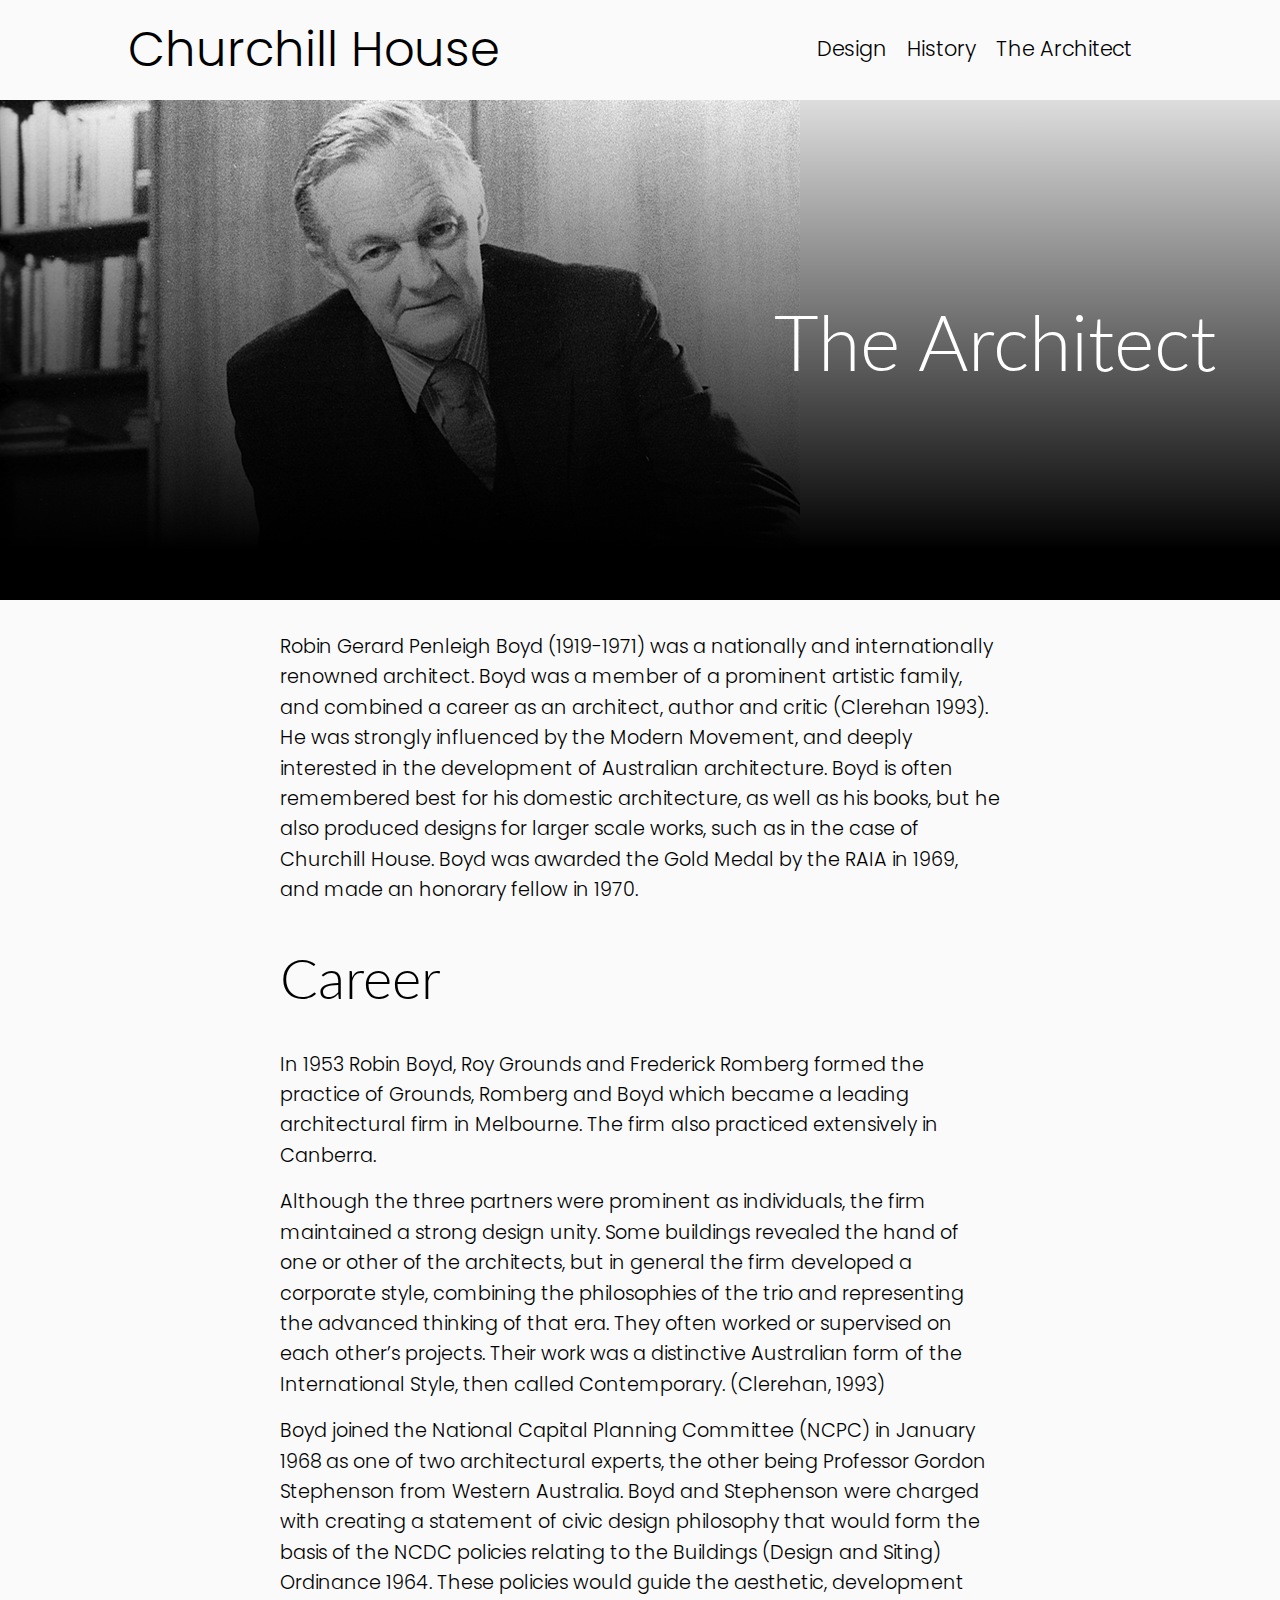
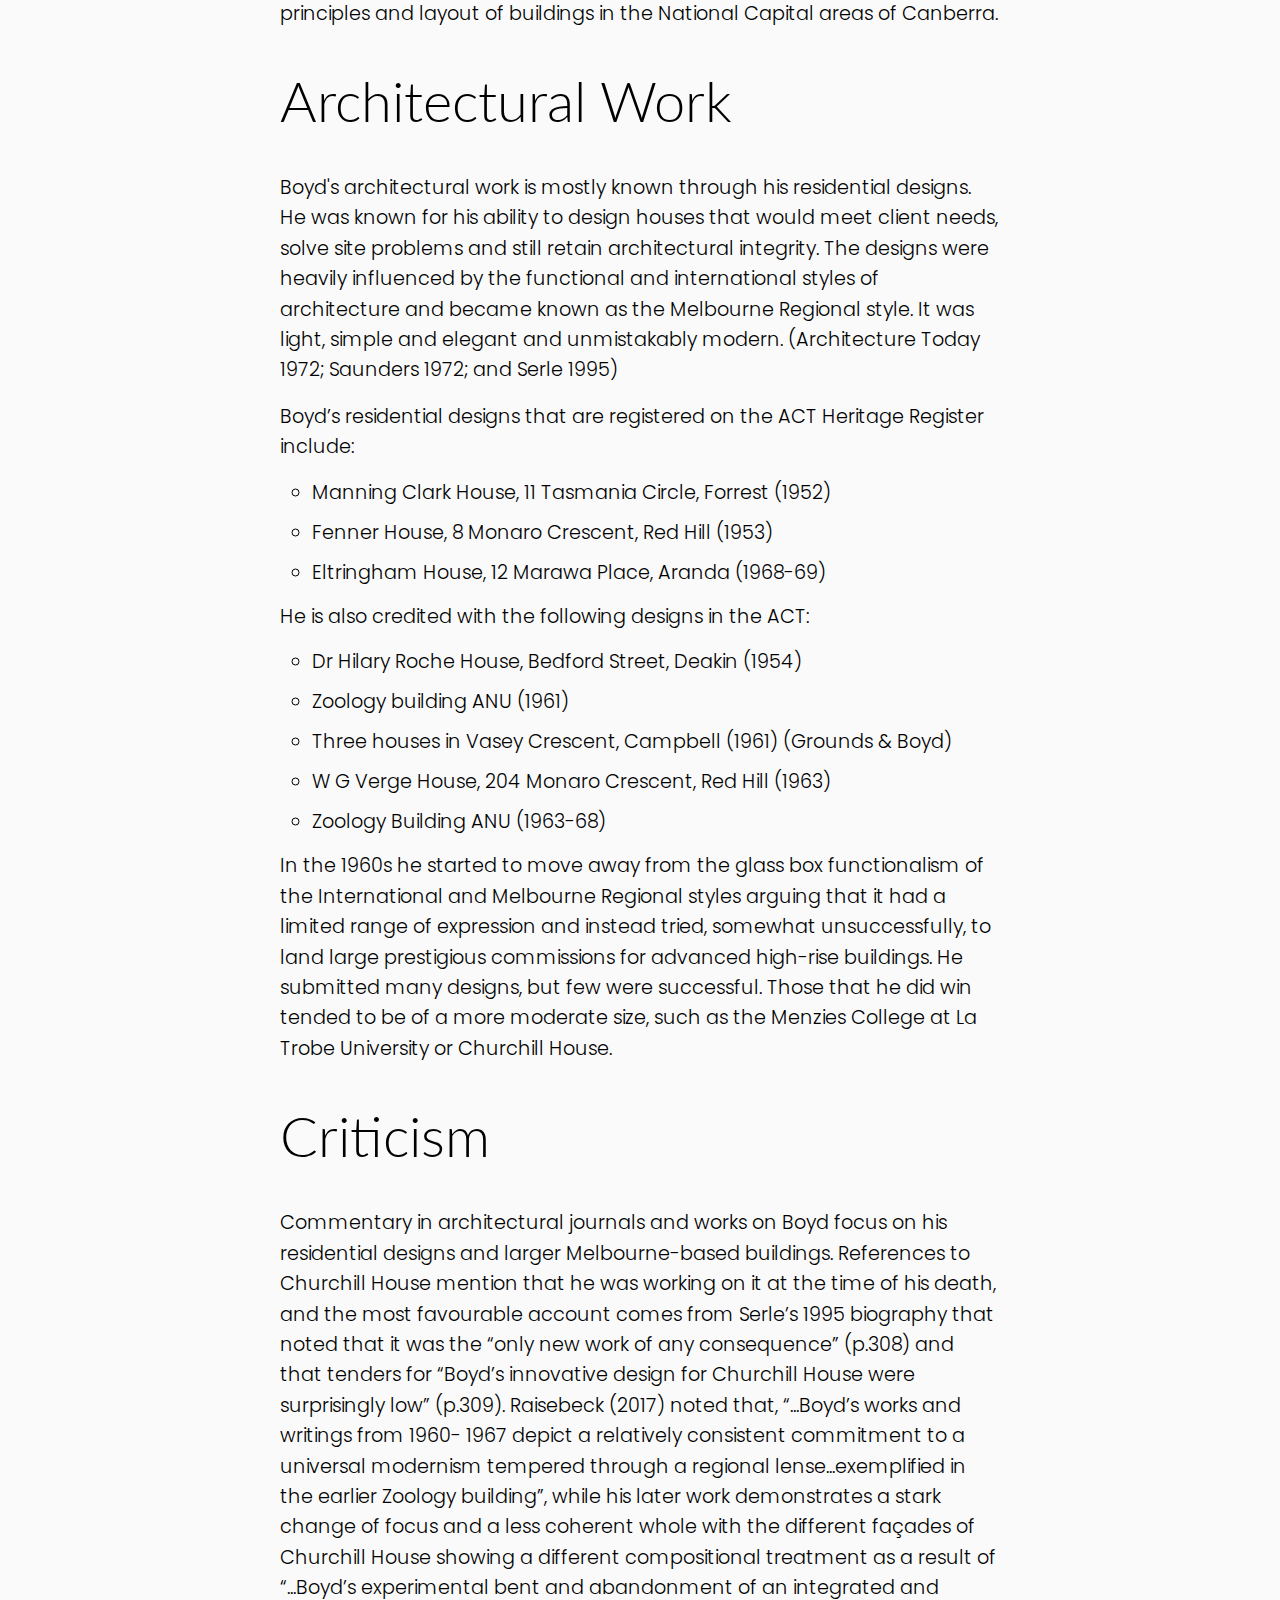
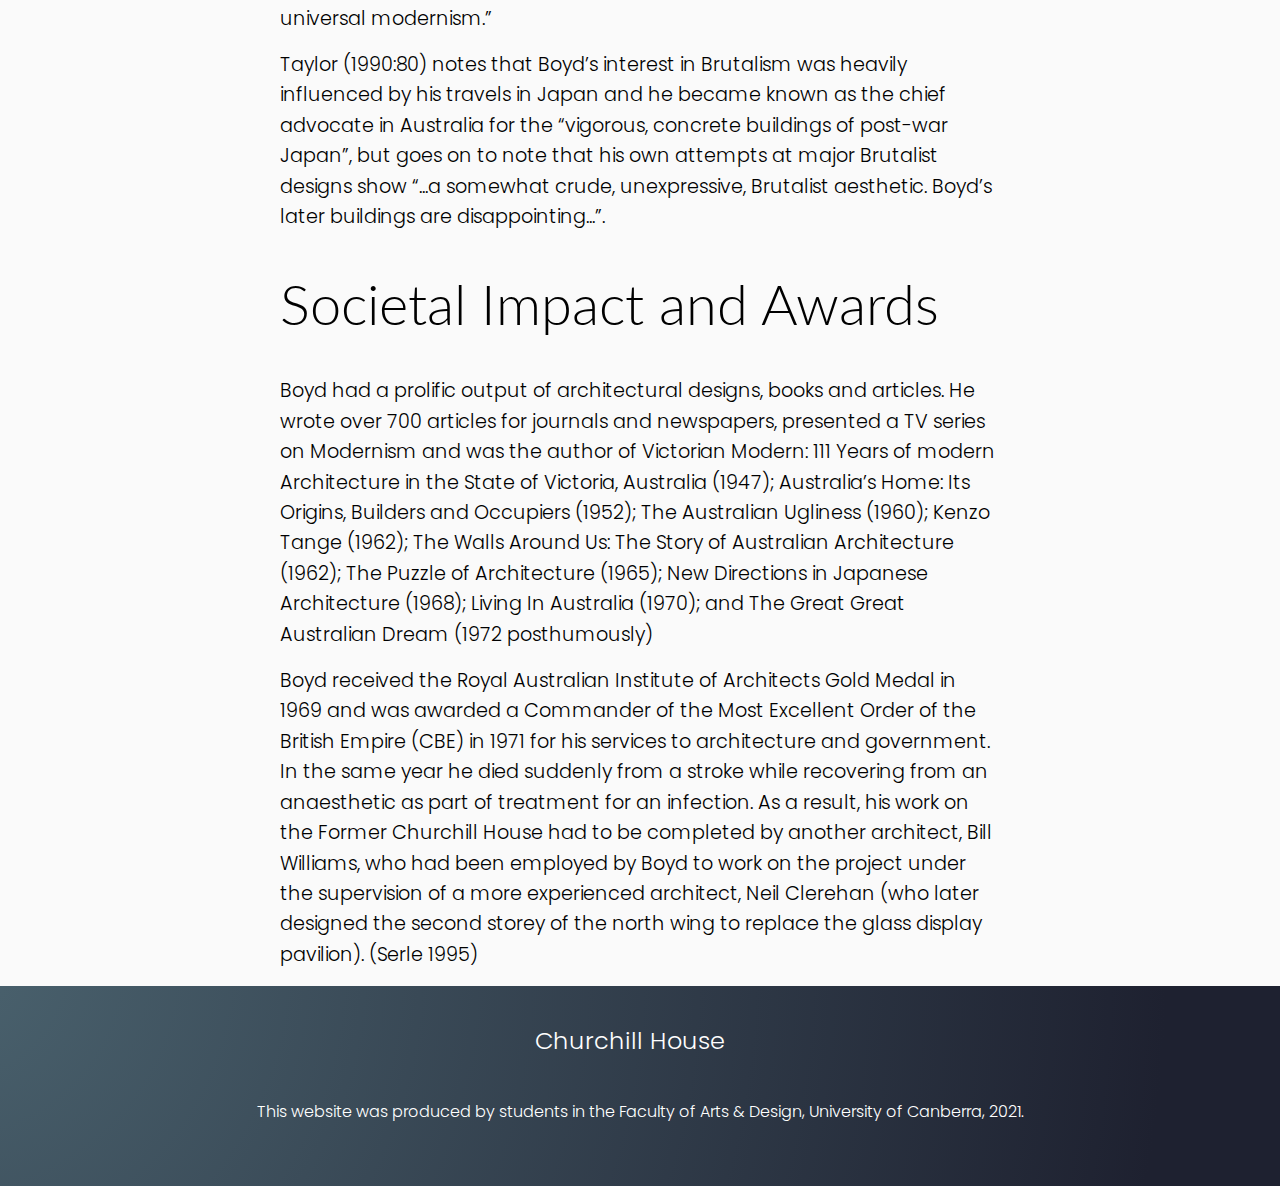
<file: architect.html>
<!DOCTYPE html>
<html lang="en">
<head>
    <meta charset="UTF-8">
    <meta name="viewport" content="width=device-width, initial-scale=1.0">
    <title>The Architect | Churchill House</title>
    <link rel="stylesheet" href="assets/css/reset.css">
    <link rel="stylesheet" href="assets/css/style.css">
</head>
<body>
    <header>
        <div class="logo">
            <a href="index.html">Churchill House</a>
        </div>
        <nav class="landing-nav">
            <ul>
                <li><a href="design.html">Design</a></li>
                <li><a href="history.html">History</a></li>
                <li><a href="architect.html">The Architect</a></li>
            </ul>
        </nav>
        <!-- Class is hidden unless viewport is small enough -->
        <div class="mobile-hamburger-wrapper">
            <input type="checkbox" class="toggler">
            <div class="hamburger"><div></div></div>
            <div class="menu">
              <div>
                <div>
                  <ul>
                    <li><a href="design.html">Design</a></li>
                    <li><a href="history.html">History</a></li>
                    <li><a href="architect.html">The Architect</a></li>
                  </ul>
                </div>
              </div>
            </div>
          </div>
    </header>
    <main>
        <div class="article-hero" id="architect-hero">
            <h1>The Architect</h1>
        </div>
        <article>
            <p>Robin Gerard Penleigh Boyd (1919-1971) was a nationally and internationally renowned architect. Boyd was a member of a prominent artistic family, and combined a career as an architect, author and critic (Clerehan 1993). He was strongly influenced by the Modern Movement, and deeply interested in the development of Australian architecture. Boyd is often remembered best for his domestic architecture, as well as his books, but he also produced designs for larger scale works, such as in the case of Churchill House. Boyd was awarded the Gold Medal by the RAIA in 1969, and made an honorary fellow in 1970. </p>
            <h2>Career</h2>
            <p>In 1953 Robin Boyd, Roy Grounds and Frederick Romberg formed the practice of Grounds, Romberg and Boyd which became a leading architectural firm in Melbourne. The firm also practiced extensively in Canberra. </p>
            <p>Although the three partners were prominent as individuals, the firm maintained a strong design unity. Some buildings revealed the hand of one or other of the architects, but in general the firm developed a corporate style, combining the philosophies of the trio and representing the advanced thinking of that era. They often worked or supervised on each other’s projects. Their work was a distinctive Australian form of the International Style, then called Contemporary. (Clerehan, 1993)</p>
            <p>Boyd joined the National Capital Planning Committee (NCPC) in January 1968 as one of two architectural experts, the other being Professor Gordon Stephenson from Western Australia. Boyd and Stephenson were charged with creating a statement of civic design philosophy that would form the basis of the NCDC policies relating to the Buildings (Design and Siting) Ordinance 1964. These policies would guide the aesthetic, development principles and layout of buildings in the National Capital areas of Canberra. </p>
            <h2>Architectural Work</h2>
            <p>Boyd's architectural work is mostly known through his residential designs. He was known for his ability to design houses that would meet client needs, solve site problems and still retain architectural integrity. The designs were heavily influenced by the functional and international styles of architecture and became known as the Melbourne Regional style. It was light, simple and elegant and unmistakably modern. (Architecture Today 1972; Saunders 1972; and Serle 1995) </p>
            <p>Boyd’s residential designs that are registered on the ACT Heritage Register include:</p>
            <ul>
                <li>Manning Clark House, 11 Tasmania Circle, Forrest (1952)</li>
                <li>Fenner House, 8 Monaro Crescent, Red Hill (1953)</li>
                <li>Eltringham House, 12 Marawa Place, Aranda (1968-69)</li>
            </ul>

            <p>He is also credited with the following designs in the ACT:</p>
            <ul>
                <li>Dr Hilary Roche House, Bedford Street, Deakin (1954)</li>
                <li>Zoology building ANU (1961)</li>
                <li>Three houses in Vasey Crescent, Campbell (1961) (Grounds & Boyd)</li>
                <li>W G Verge House, 204 Monaro Crescent, Red Hill (1963)</li>
                <li>Zoology Building ANU (1963-68)</li>
            </ul>
            <p>In the 1960s he started to move away from the glass box functionalism of the International and Melbourne Regional styles arguing that it had a limited range of expression and instead tried, somewhat unsuccessfully, to land large prestigious commissions for advanced high-rise buildings. He submitted many designs, but few were successful. Those that he did win tended to be of a more moderate size, such as the Menzies College at La Trobe University or Churchill House.</p>
            <h2>Criticism</h2>
            <p>Commentary in architectural journals and works on Boyd focus on his residential designs and larger Melbourne-based buildings. References to Churchill House mention that he was working on it at the time of his death, and the most favourable account comes from Serle’s 1995 biography that noted that it was the “only new work of any consequence” (p.308) and that tenders for “Boyd’s innovative design for Churchill House were surprisingly low” (p.309). Raisebeck (2017) noted that, “...Boyd’s works and writings from 1960- 1967 depict a relatively consistent commitment to a universal modernism tempered through a regional lense...exemplified in the earlier Zoology building”, while his later work demonstrates a stark change of focus and a less coherent whole with the different façades of Churchill House showing a different compositional treatment as a result of “...Boyd’s experimental bent and abandonment of an integrated and universal modernism.”</p>
            <p>Taylor (1990:80) notes that Boyd’s interest in Brutalism was heavily influenced by his travels in Japan and he became known as the chief advocate in Australia for the “vigorous, concrete buildings of post-war Japan”, but goes on to note that his own attempts at major Brutalist designs show “...a somewhat crude, unexpressive, Brutalist aesthetic. Boyd’s later buildings are disappointing...”.</p>
            <!-- Possible change of heading name here  -->
            <h2>Societal Impact and Awards</h2>
            <p>Boyd had a prolific output of architectural designs, books and articles. He wrote over 700 articles for journals and newspapers, presented a TV series on Modernism and was the author of Victorian Modern: 111 Years of modern Architecture in the State of Victoria, Australia (1947); Australia’s Home: Its Origins, Builders and Occupiers (1952); The Australian Ugliness (1960); Kenzo Tange (1962); The Walls Around Us: The Story of Australian Architecture (1962); The Puzzle of Architecture (1965); New Directions in Japanese Architecture (1968); Living In Australia (1970); and The Great Great Australian Dream (1972 posthumously)</p>
            <p>Boyd received the Royal Australian Institute of Architects Gold Medal in 1969 and was awarded a Commander of the Most Excellent Order of the British Empire (CBE) in 1971 for his services to architecture and government. In the same year he died suddenly from a stroke while recovering from an anaesthetic as part of treatment for an infection. As a result, his work on the Former Churchill House had to be completed by another architect, Bill Williams, who had been employed by Boyd to work on the project under the supervision of a more experienced architect, Neil Clerehan (who later designed the second storey of the north wing to replace the glass display pavilion). (Serle 1995) </p>
        </article>
    </main>
    <footer>
        <div class="logo">
            <a href="index.html">Churchill House</a>
        </div>
        <p>This website was produced by students in the Faculty of Arts & Design, University of Canberra, 2021.</p>
    </footer>
</body>
</html>
</file>
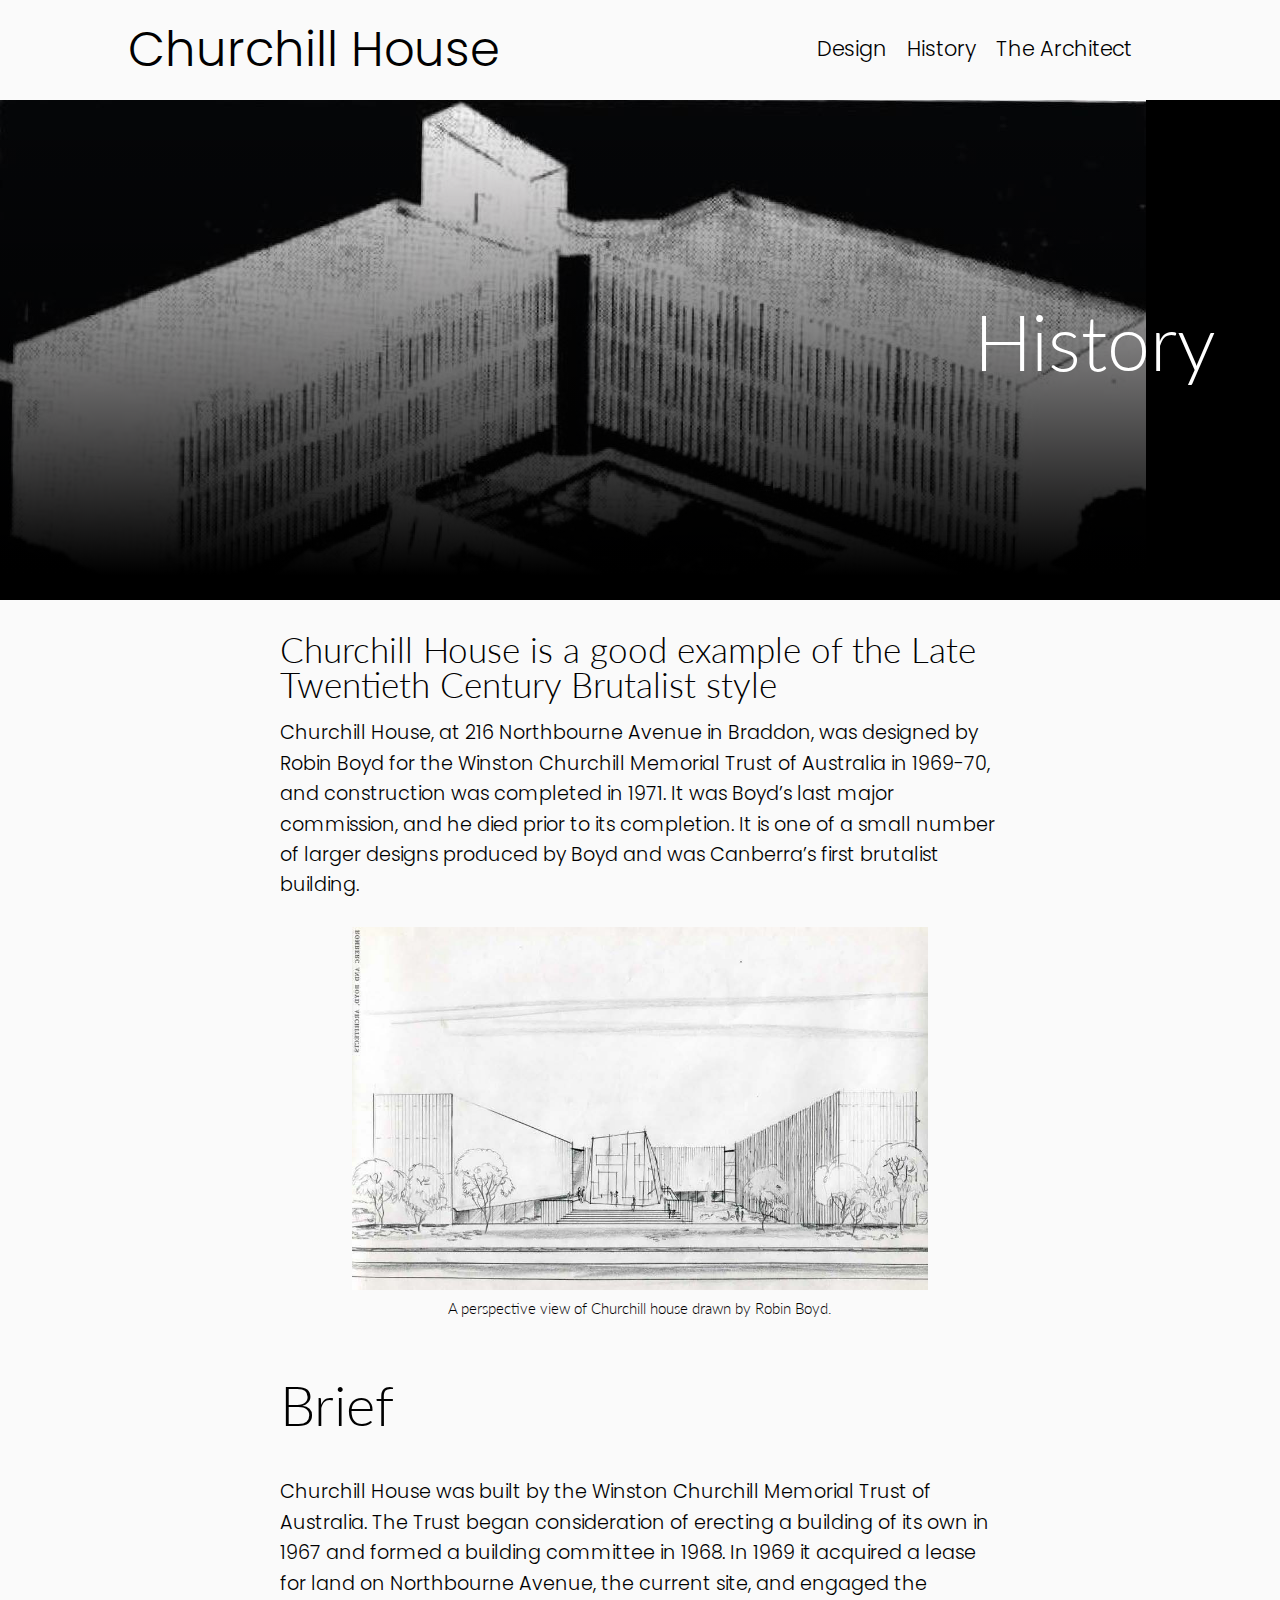
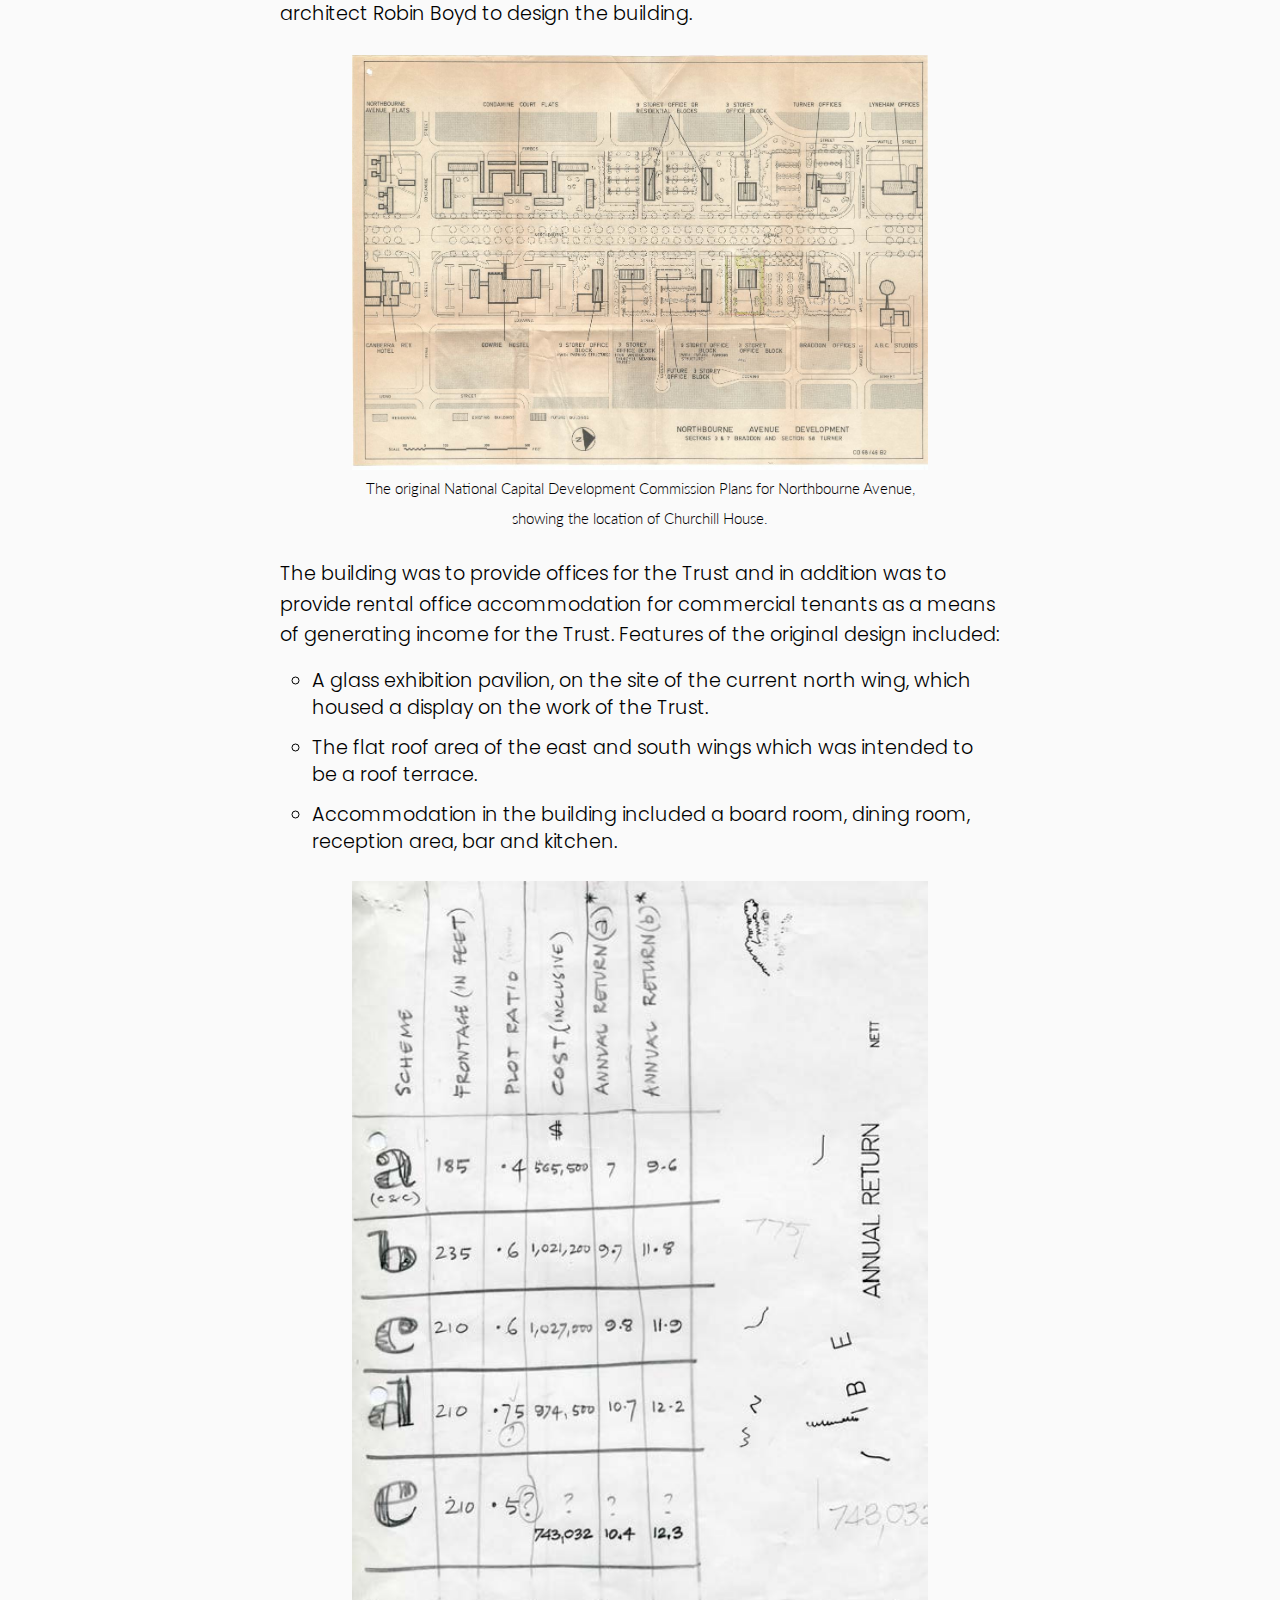
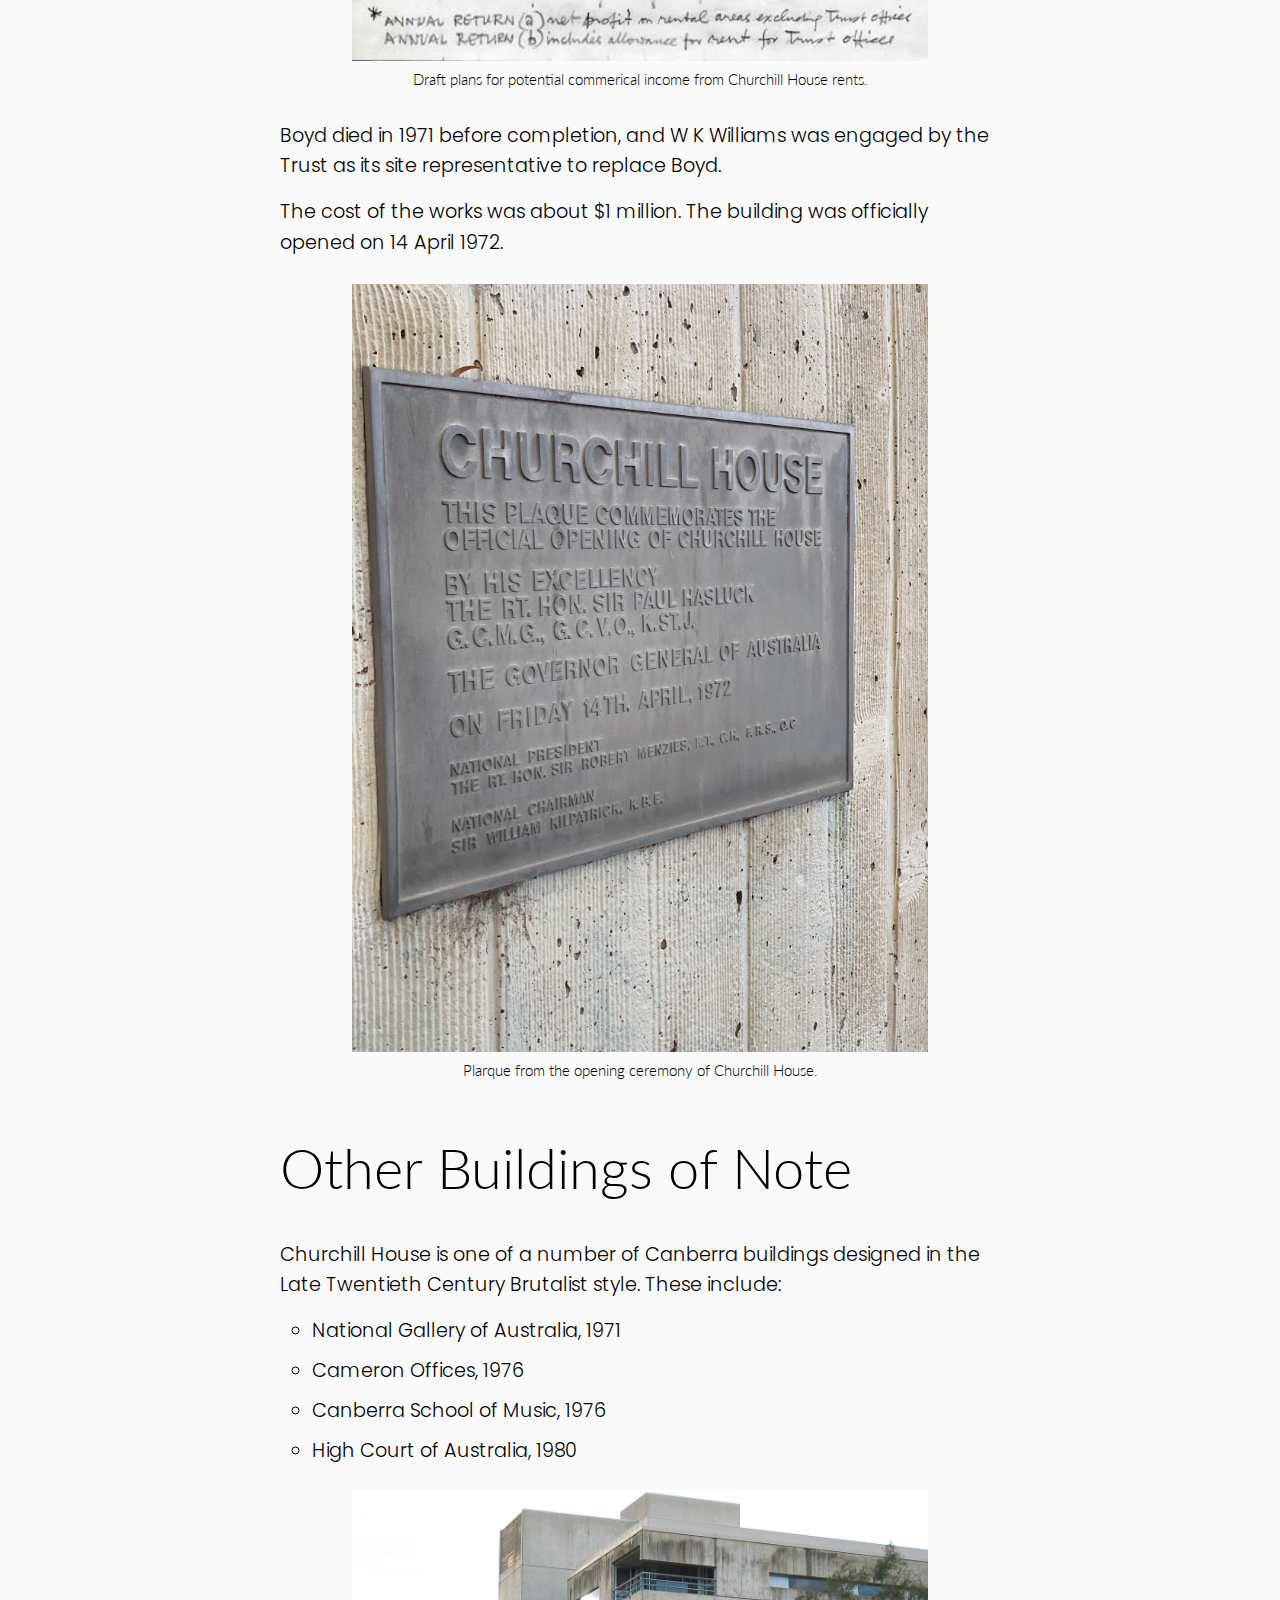
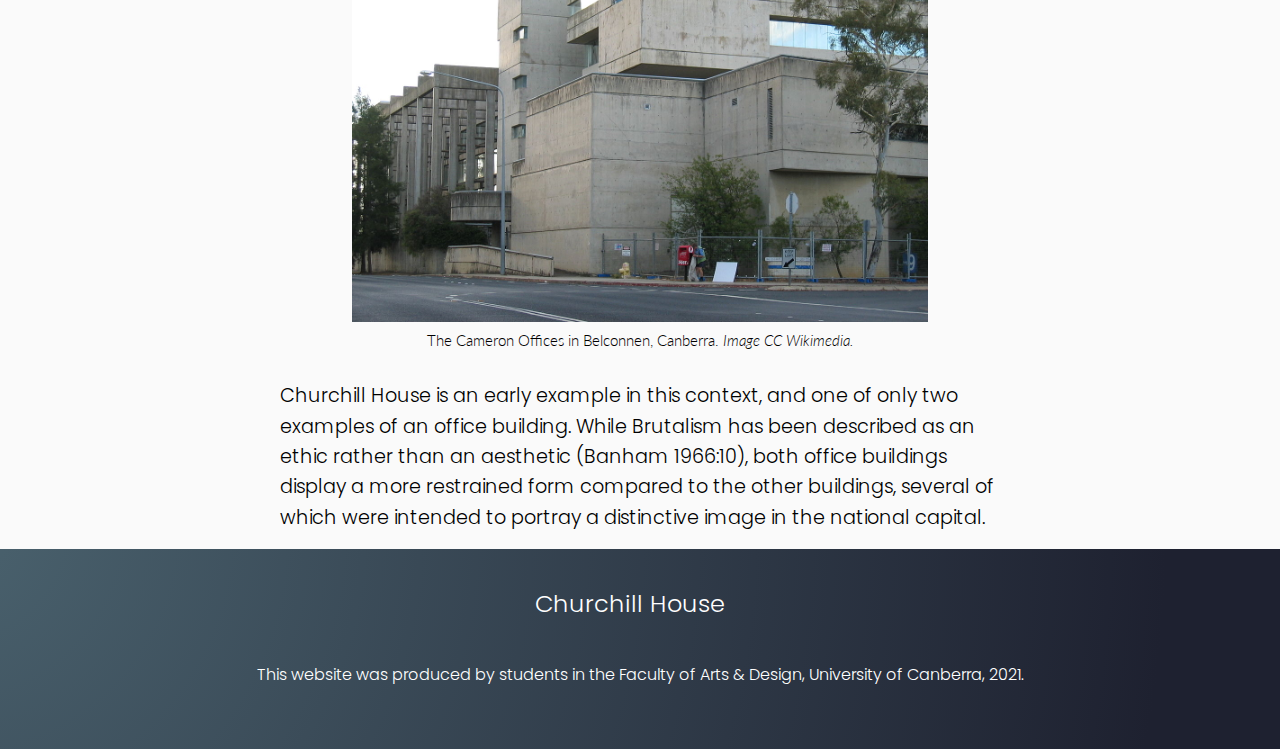
<file: history.html>
<!DOCTYPE html>
<html lang="en">
<head>
    <meta charset="UTF-8">
    <meta http-equiv="X-UA-Compatible" content="IE=edge">
    <meta name="viewport" content="width=device-width, initial-scale=1.0">
    <title>History | Churchill House</title>
    <link rel="stylesheet" href="assets/css/reset.css">
    <link rel="stylesheet" href="assets/css/style.css">
</head>
<body>
    <header>
        <div class="logo">
            <a href="index.html">Churchill House</a>
        </div>
        <nav class="landing-nav">
            <ul>
                <li><a href="design.html">Design</a></li>
                <li><a href="history.html">History</a></li>
                <li><a href="architect.html">The Architect</a></li>
            </ul>
        </nav>
        <!-- Class is hidden unless viewport is small enough -->
        <div class="mobile-hamburger-wrapper">
            <input type="checkbox" class="toggler">
            <div class="hamburger"><div></div></div>
            <div class="menu">
              <div>
                <div>
                  <ul>
                    <li><a href="design.html">Design</a></li>
                    <li><a href="history.html">History</a></li>
                    <li><a href="architect.html">The Architect</a></li>
                  </ul>
                </div>
              </div>
            </div>
          </div>
    </header>
    <main>
        <div class="article-hero" id="history-hero">
            <h1>History</h1>
        </div>
        <article>
            <h3><em>Churchill House is a good example of the Late Twentieth Century Brutalist style</em></h3>
            <p>Churchill House, at 216 Northbourne Avenue in Braddon, was designed by Robin Boyd for the Winston Churchill Memorial Trust of Australia in 1969-70, and construction was completed in 1971. It was Boyd’s last major commission, and he died prior to its completion. It is one of a small number of larger designs produced by Boyd and was Canberra’s first brutalist building.</p>
            <div class="image-container">
                <img src="assets/img/churchill-house-4.jpg" alt="Perspective drawing of Churchill House design.">
                <p>A perspective view of Churchill house drawn by Robin Boyd.</p>
            </div>
            <h2>Brief</h2>
            <p>Churchill House was built by the Winston Churchill Memorial Trust of Australia. The Trust began consideration of erecting a building of its own in 1967 and formed a building committee in 1968. In 1969 it acquired a lease for land on Northbourne Avenue, the current site, and engaged the architect Robin Boyd to design the building.</p>
            <div class="image-container">
                <img src="assets/img/churchill-house-1.jpg" alt="Original NCDC plans for Northbourne Avenue">
                <p>The original National Capital Development Commission Plans for Northbourne Avenue, showing the location of Churchill House.</p>
            </div>
            <p>The building was to provide offices for the Trust and in addition was to provide rental office accommodation for commercial tenants as a means of generating income for the Trust. Features of the original design included: </p>
            <ul>
                <li>A glass exhibition pavilion, on the site of the current north wing, which housed a display on the work of the Trust.</li>
                <li>The flat roof area of the east and south wings which was intended to be a roof terrace.</li>
                <li>Accommodation in the building included a board room, dining room, reception area, bar and kitchen. </li>
            </ul>
            <div class="image-container">
                <img src="assets/img/churchill-house-2.jpg" alt="Image showing Draft plans for potential commerical income from Churchill House rents">
                <p>Draft plans for potential commerical income from Churchill House rents.</p>
            </div>
            <p>Boyd died in 1971 before completion, and W K Williams was engaged by the Trust as its site representative to replace Boyd.</p>
            <p>The cost of the works was about $1 million. The building was officially opened on 14 April 1972.</p>
            <div class="image-container">
                <img src="assets/img/churchill-house-38.jpg" alt="Image showing a plarque from the opening ceremony of churchill house">
                <p>Plarque from the opening ceremony of Churchill House.</p>
            </div>
            <h2>Other Buildings of Note</h2>
            <p>Churchill House is one of a number of Canberra buildings designed in the Late Twentieth Century Brutalist style. These include: </p>
            <ul>
                <li>National Gallery of Australia, 1971</li>
                <li>Cameron Offices, 1976</li>
                <li>Canberra School of Music, 1976</li>
                <li>High Court of Australia, 1980</li>
            </ul>
            <div class="image-container">
                <img src="assets/img/cameron-offices.jpeg" alt="Cameron Offices">
                <p>The Cameron Offices in Belconnen, Canberra. <span class="copyright-information">Image CC Wikimedia.</span> </p>
            </div>
            <p>Churchill House is an early example in this context, and one of only two examples of an office building. While Brutalism has been described as an ethic rather than an aesthetic (Banham 1966:10), both office buildings display a more restrained form compared to the other buildings, several of which were intended to portray a distinctive image in the national capital.</p>
        </article>
    </main>
    <footer>
        <div class="logo">
            <a href="index.html">Churchill House</a>
        </div>
        <p>This website was produced by students in the Faculty of Arts & Design, University of Canberra, 2021.</p>
    </footer>
</body>
</html>
</file>
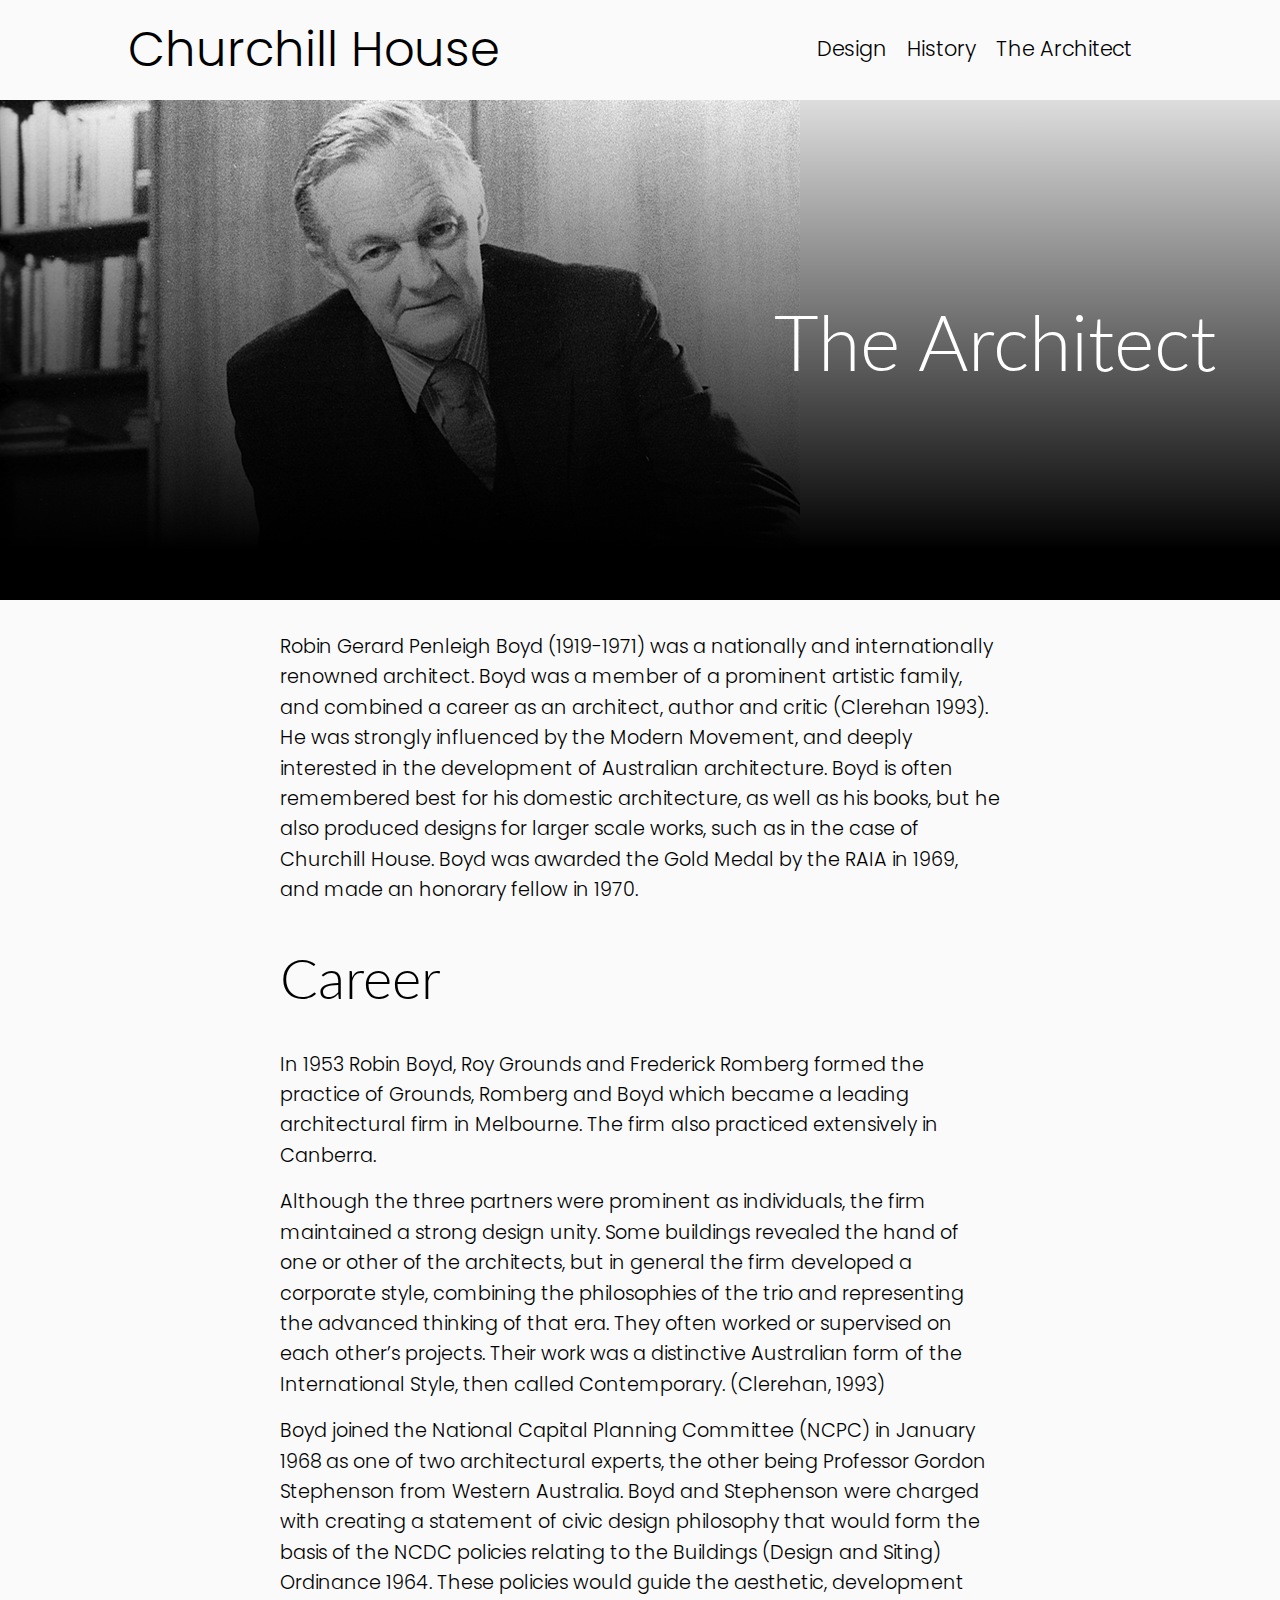
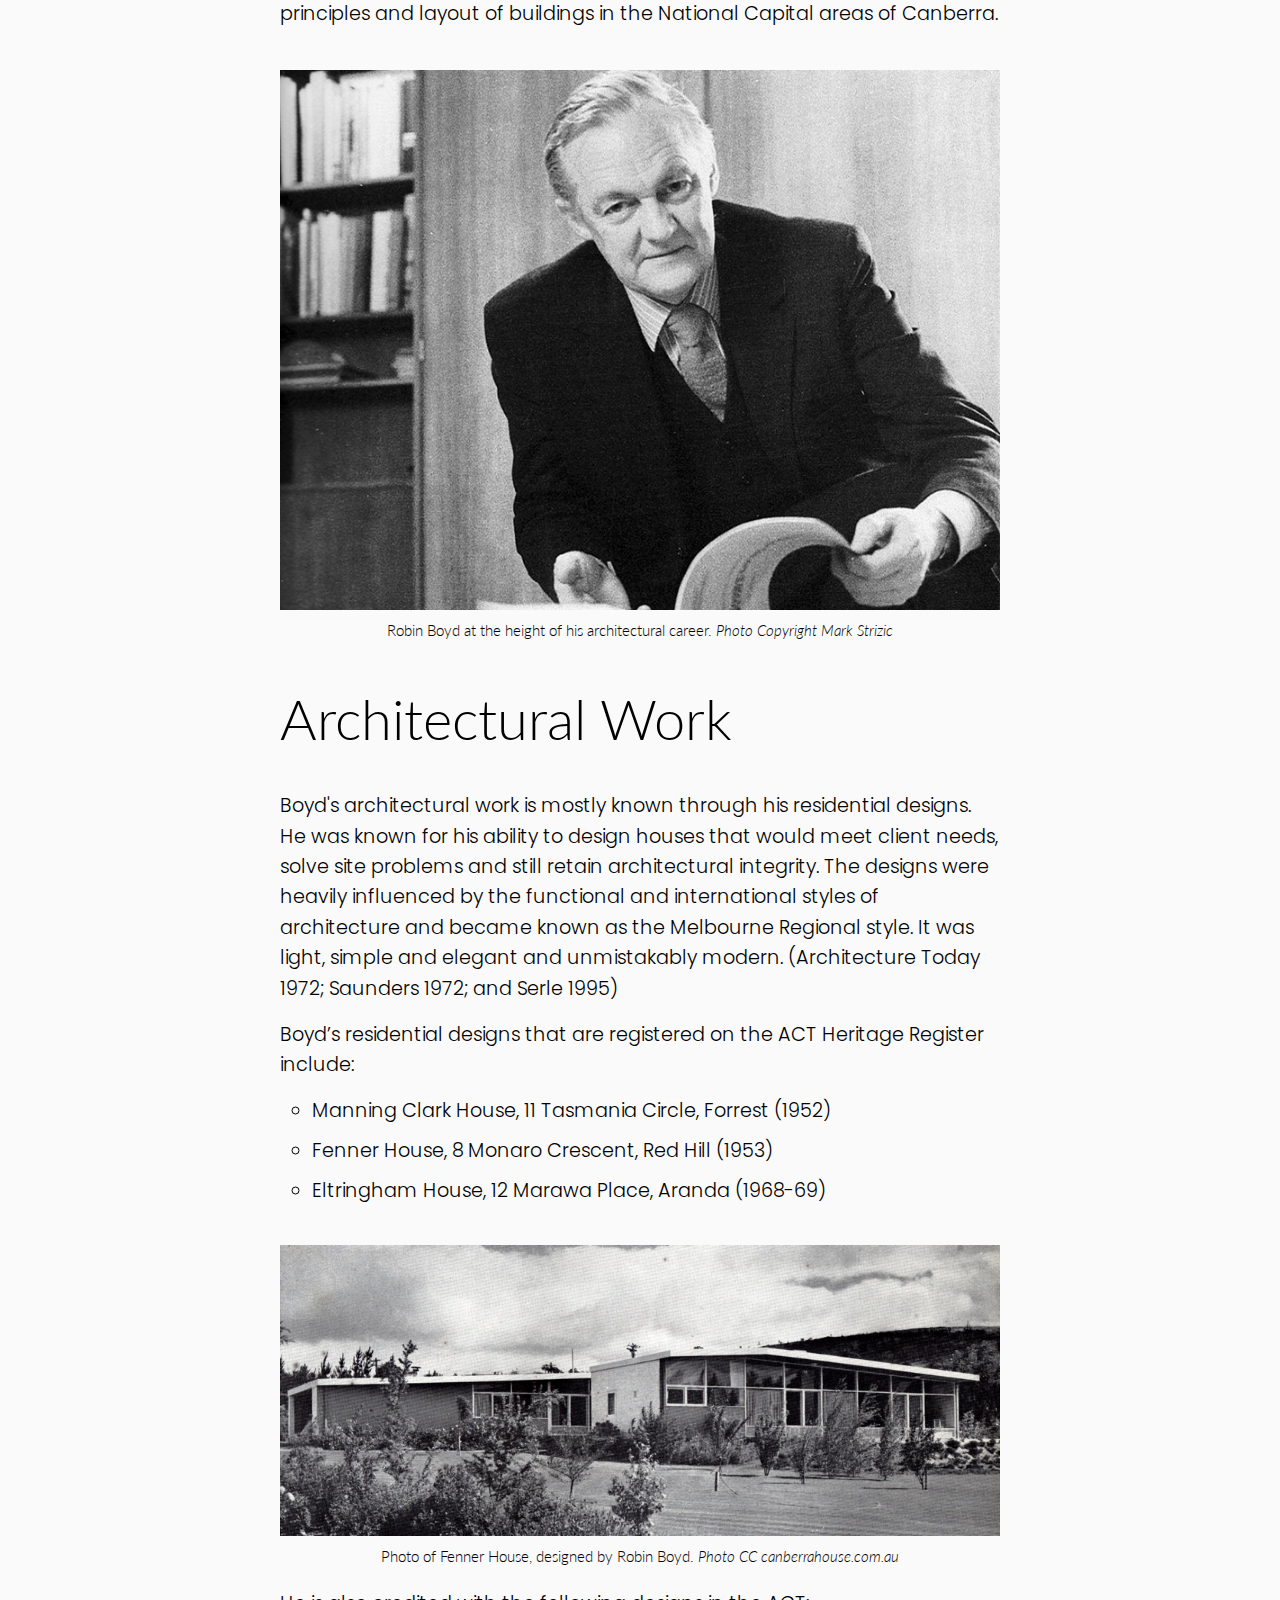
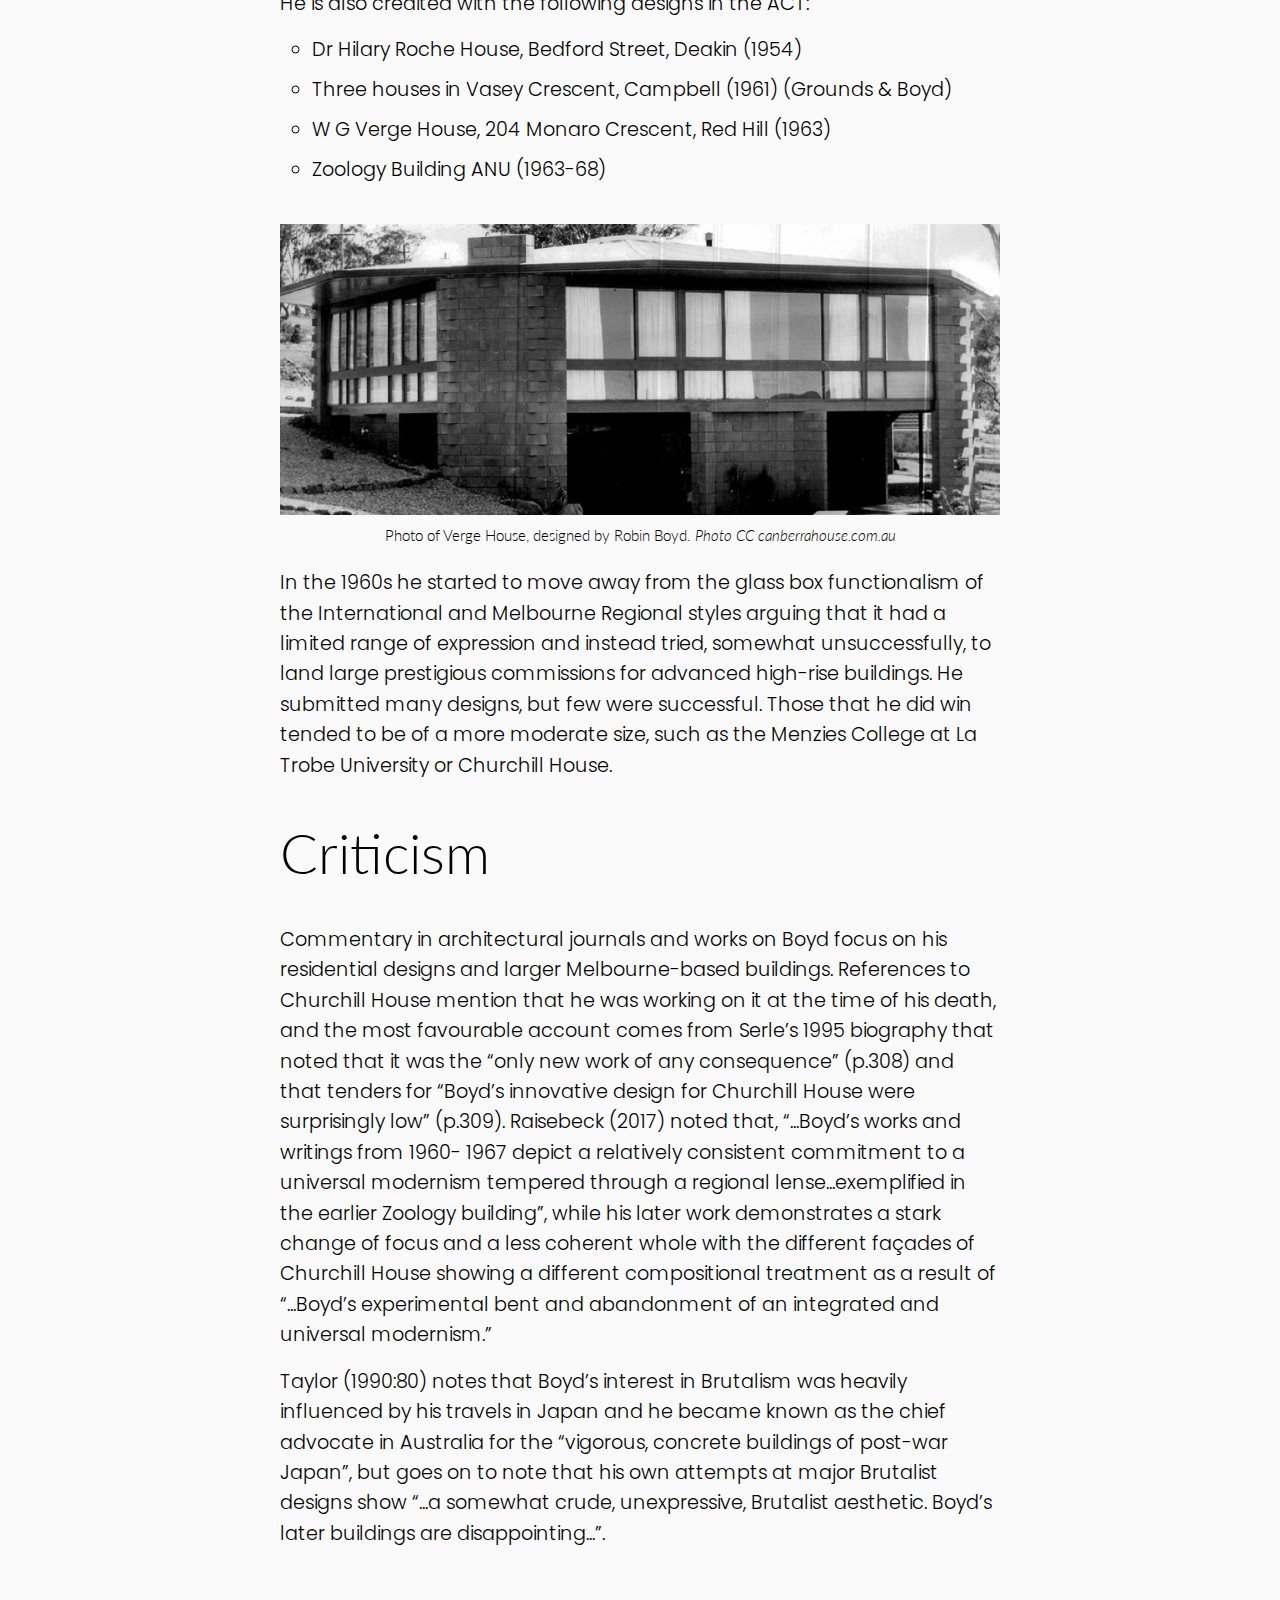
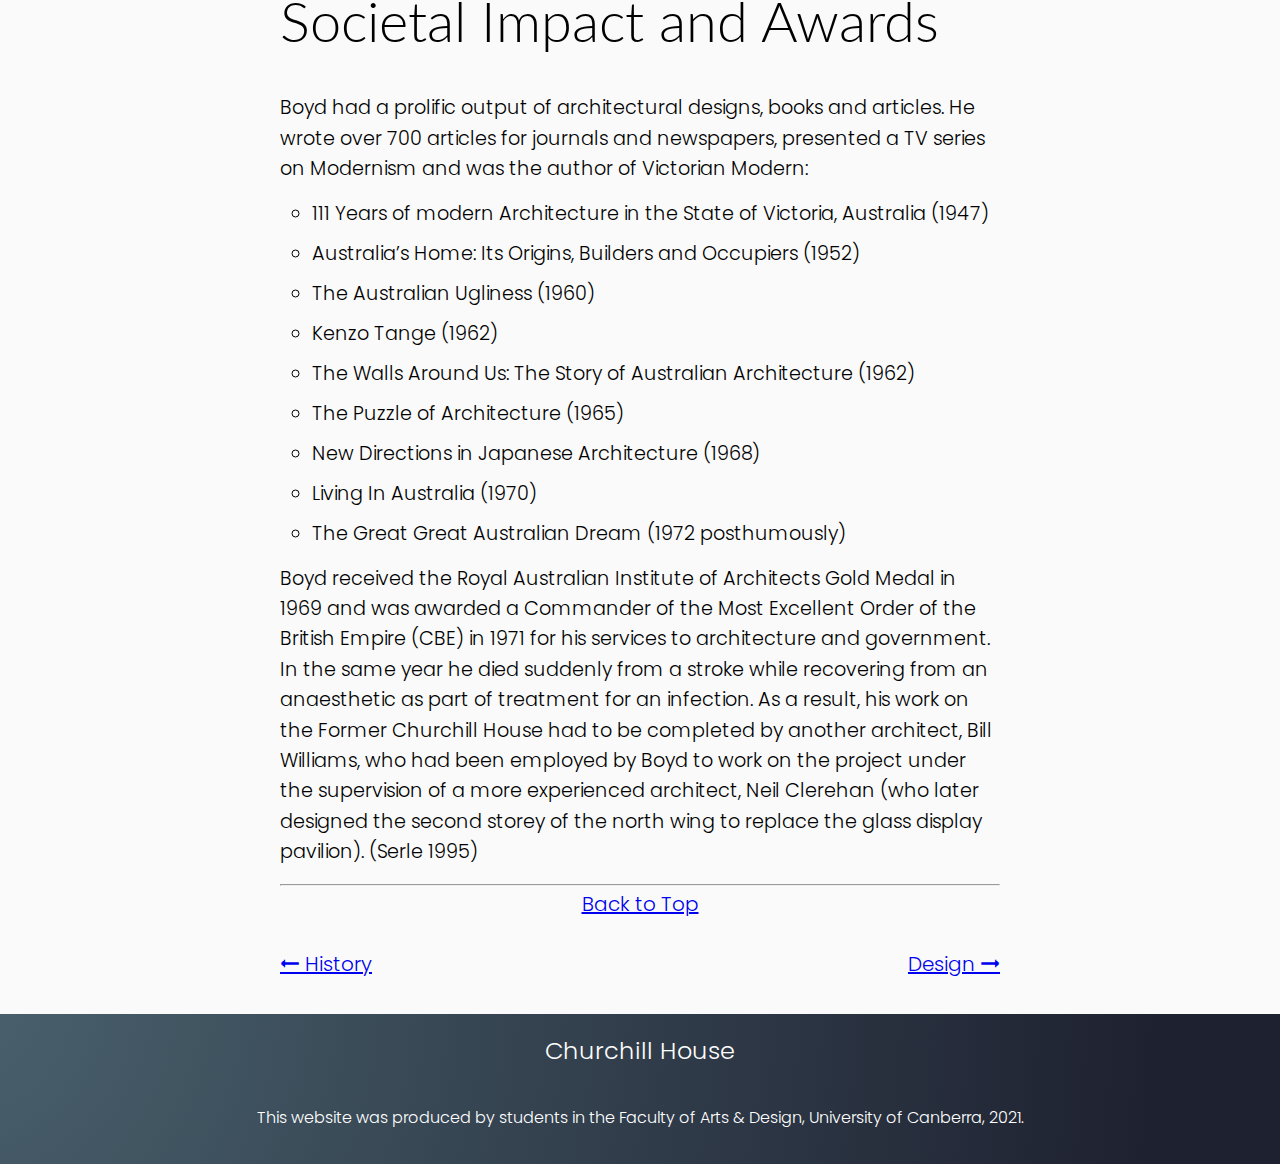
<file: site/architect.html>
<!DOCTYPE html>
<html lang="en">
<head>
    <meta charset="UTF-8">
    <meta name="viewport" content="width=device-width, initial-scale=1.0">
    <title>The Architect | Churchill House</title>
    <link rel="stylesheet" href="assets/css/reset.css">
    <link rel="stylesheet" href="assets/css/style.css">
</head>
<body>
    <a id="top"></a>
    <header>
        <div class="logo">
            <a href="index.html">Churchill House</a>
        </div>
        <nav class="landing-nav">
            <ul>
                <li><a href="design.html">Design</a></li>
                <li><a href="history.html">History</a></li>
                <li><a href="architect.html">The Architect</a></li>
            </ul>
        </nav>
        <!-- Class is hidden unless viewport is small enough -->
        <div class="mobile-hamburger-wrapper">
            <input type="checkbox" class="toggler">
            <div class="hamburger"><div></div></div>
            <div class="menu">
              <div>
                <div>
                  <ul>
                    <li><a href="design.html">Design</a></li>
                    <li><a href="history.html">History</a></li>
                    <li><a href="architect.html">The Architect</a></li>
                  </ul>
                </div>
              </div>
            </div>
          </div>
    </header>
    <main>
        <div class="article-hero" id="architect-hero">
            <h1>The Architect</h1>
        </div>
        <article>
            <p>Robin Gerard Penleigh Boyd (1919-1971) was a nationally and internationally renowned architect. Boyd was a member of a prominent artistic family, and combined a career as an architect, author and critic (Clerehan 1993). He was strongly influenced by the Modern Movement, and deeply interested in the development of Australian architecture. Boyd is often remembered best for his domestic architecture, as well as his books, but he also produced designs for larger scale works, such as in the case of Churchill House. Boyd was awarded the Gold Medal by the RAIA in 1969, and made an honorary fellow in 1970. </p>

            <h2>Career</h2>
            <p>In 1953 Robin Boyd, Roy Grounds and Frederick Romberg formed the practice of Grounds, Romberg and Boyd which became a leading architectural firm in Melbourne. The firm also practiced extensively in Canberra. </p>
            <p>Although the three partners were prominent as individuals, the firm maintained a strong design unity. Some buildings revealed the hand of one or other of the architects, but in general the firm developed a corporate style, combining the philosophies of the trio and representing the advanced thinking of that era. They often worked or supervised on each other’s projects. Their work was a distinctive Australian form of the International Style, then called Contemporary. (Clerehan, 1993)</p>
            <p>Boyd joined the National Capital Planning Committee (NCPC) in January 1968 as one of two architectural experts, the other being Professor Gordon Stephenson from Western Australia. Boyd and Stephenson were charged with creating a statement of civic design philosophy that would form the basis of the NCDC policies relating to the Buildings (Design and Siting) Ordinance 1964. These policies would guide the aesthetic, development principles and layout of buildings in the National Capital areas of Canberra. </p>
            <figure class="image-container">
                <img src="assets/img/extra2-robin_boyd_portrait-copyright-Mark-Strizic.jpg" alt="Fenner House in Red Hill">
                <figcaption>Robin Boyd at the height of his architectural career. <span class="copyright-information">Photo Copyright Mark Strizic</span> </figcaption>
            </figure>
            <h2>Architectural Work</h2>
            <p>Boyd's architectural work is mostly known through his residential designs. He was known for his ability to design houses that would meet client needs, solve site problems and still retain architectural integrity. The designs were heavily influenced by the functional and international styles of architecture and became known as the Melbourne Regional style. It was light, simple and elegant and unmistakably modern. (Architecture Today 1972; Saunders 1972; and Serle 1995) </p>
            <p>Boyd’s residential designs that are registered on the ACT Heritage Register include:</p>
            <ul>
                <li>Manning Clark House, 11 Tasmania Circle, Forrest (1952)</li>
                <li>Fenner House, 8 Monaro Crescent, Red Hill (1953)</li>
                <li>Eltringham House, 12 Marawa Place, Aranda (1968-69)</li>
            </ul>
            <figure class="image-container">
                <img src="assets/img/fenner-house.jpg" alt="Fenner House in Red Hill">
                <figcaption>Photo of Fenner House, designed by Robin Boyd. <span class="copyright-information">Photo CC canberrahouse.com.au</span> </figcaption>
            </figure>
            <p>He is also credited with the following designs in the ACT:</p>
            <ul>
                <li>Dr Hilary Roche House, Bedford Street, Deakin (1954)</li>
                <li>Three houses in Vasey Crescent, Campbell (1961) (Grounds & Boyd)</li>
                <li>W G Verge House, 204 Monaro Crescent, Red Hill (1963)</li>
                <li>Zoology Building ANU (1963-68)</li>
            </ul>
            <figure class="image-container">
                <img src="assets/img/verge-house.jpg" alt="Verge House in Hill">
                <figcaption>Photo of Verge House, designed by Robin Boyd. <span class="copyright-information">Photo CC canberrahouse.com.au</span> </figcaption>
            </figure>
            <p>In the 1960s he started to move away from the glass box functionalism of the International and Melbourne Regional styles arguing that it had a limited range of expression and instead tried, somewhat unsuccessfully, to land large prestigious commissions for advanced high-rise buildings. He submitted many designs, but few were successful. Those that he did win tended to be of a more moderate size, such as the Menzies College at La Trobe University or Churchill House.</p>
            <h2>Criticism</h2>
            <p>Commentary in architectural journals and works on Boyd focus on his residential designs and larger Melbourne-based buildings. References to Churchill House mention that he was working on it at the time of his death, and the most favourable account comes from Serle’s 1995 biography that noted that it was the “only new work of any consequence” (p.308) and that tenders for “Boyd’s innovative design for Churchill House were surprisingly low” (p.309). Raisebeck (2017) noted that, “...Boyd’s works and writings from 1960- 1967 depict a relatively consistent commitment to a universal modernism tempered through a regional lense...exemplified in the earlier Zoology building”, while his later work demonstrates a stark change of focus and a less coherent whole with the different façades of Churchill House showing a different compositional treatment as a result of “...Boyd’s experimental bent and abandonment of an integrated and universal modernism.”</p>
            <p>Taylor (1990:80) notes that Boyd’s interest in Brutalism was heavily influenced by his travels in Japan and he became known as the chief advocate in Australia for the “vigorous, concrete buildings of post-war Japan”, but goes on to note that his own attempts at major Brutalist designs show “...a somewhat crude, unexpressive, Brutalist aesthetic. Boyd’s later buildings are disappointing...”.</p>
            <!-- Possible change of heading name here  -->
            <h2>Societal Impact and Awards</h2>
            <p>Boyd had a prolific output of architectural designs, books and articles. He wrote over 700 articles for journals and newspapers, presented a TV series on Modernism and was the author of Victorian Modern: </p>
            <ul>
                <li>111 Years of modern Architecture in the State of Victoria, Australia (1947)</li>
                <li>Australia’s Home: Its Origins, Builders and Occupiers (1952)</li>
                <li>The Australian Ugliness (1960)</li>
                <li>Kenzo Tange (1962)</li>
                <li>The Walls Around Us: The Story of Australian Architecture (1962)</li>
                <li>The Puzzle of Architecture (1965)</li>
                <li>New Directions in Japanese Architecture (1968)</li>
                <li>Living In Australia (1970)</li>
                <li>The Great Great Australian Dream (1972 posthumously)</li>
            </ul>
            <p>Boyd received the Royal Australian Institute of Architects Gold Medal in 1969 and was awarded a Commander of the Most Excellent Order of the British Empire (CBE) in 1971 for his services to architecture and government. In the same year he died suddenly from a stroke while recovering from an anaesthetic as part of treatment for an infection. As a result, his work on the Former Churchill House had to be completed by another architect, Bill Williams, who had been employed by Boyd to work on the project under the supervision of a more experienced architect, Neil Clerehan (who later designed the second storey of the north wing to replace the glass display pavilion). (Serle 1995) </p>
        </article>
        <div class="page-navigation-lower">
            <hr>
            <a href="#top">Back to Top</a>
            <div>
                <a href="history.html">🠔 History</a>
                <a href="design.html">Design 🠖</a>
            </div>
        </div>
    </main>
    <footer>
        <div class="logo">
            <a href="index.html">Churchill House</a>
        </div>
        <p>This website was produced by students in the Faculty of Arts & Design, University of Canberra, 2021.</p>
    </footer>
</body>
</html>
</file>
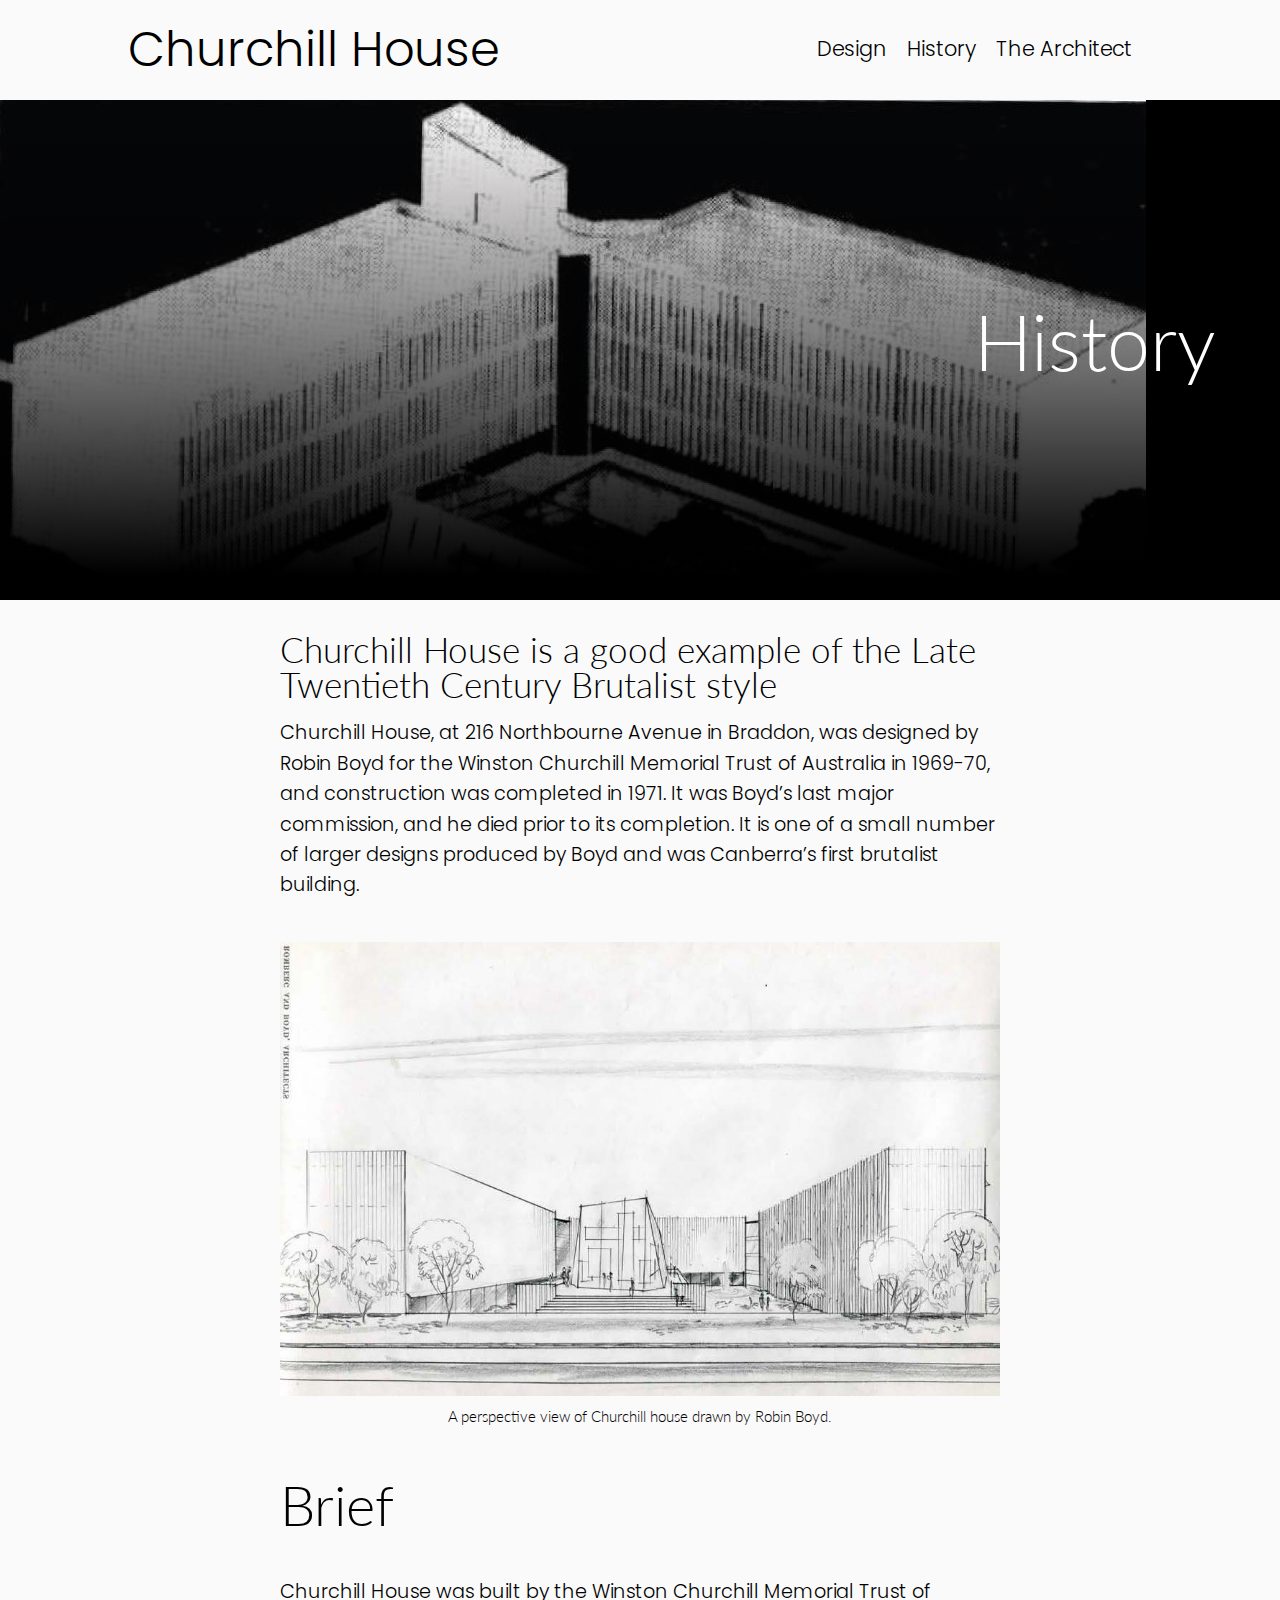
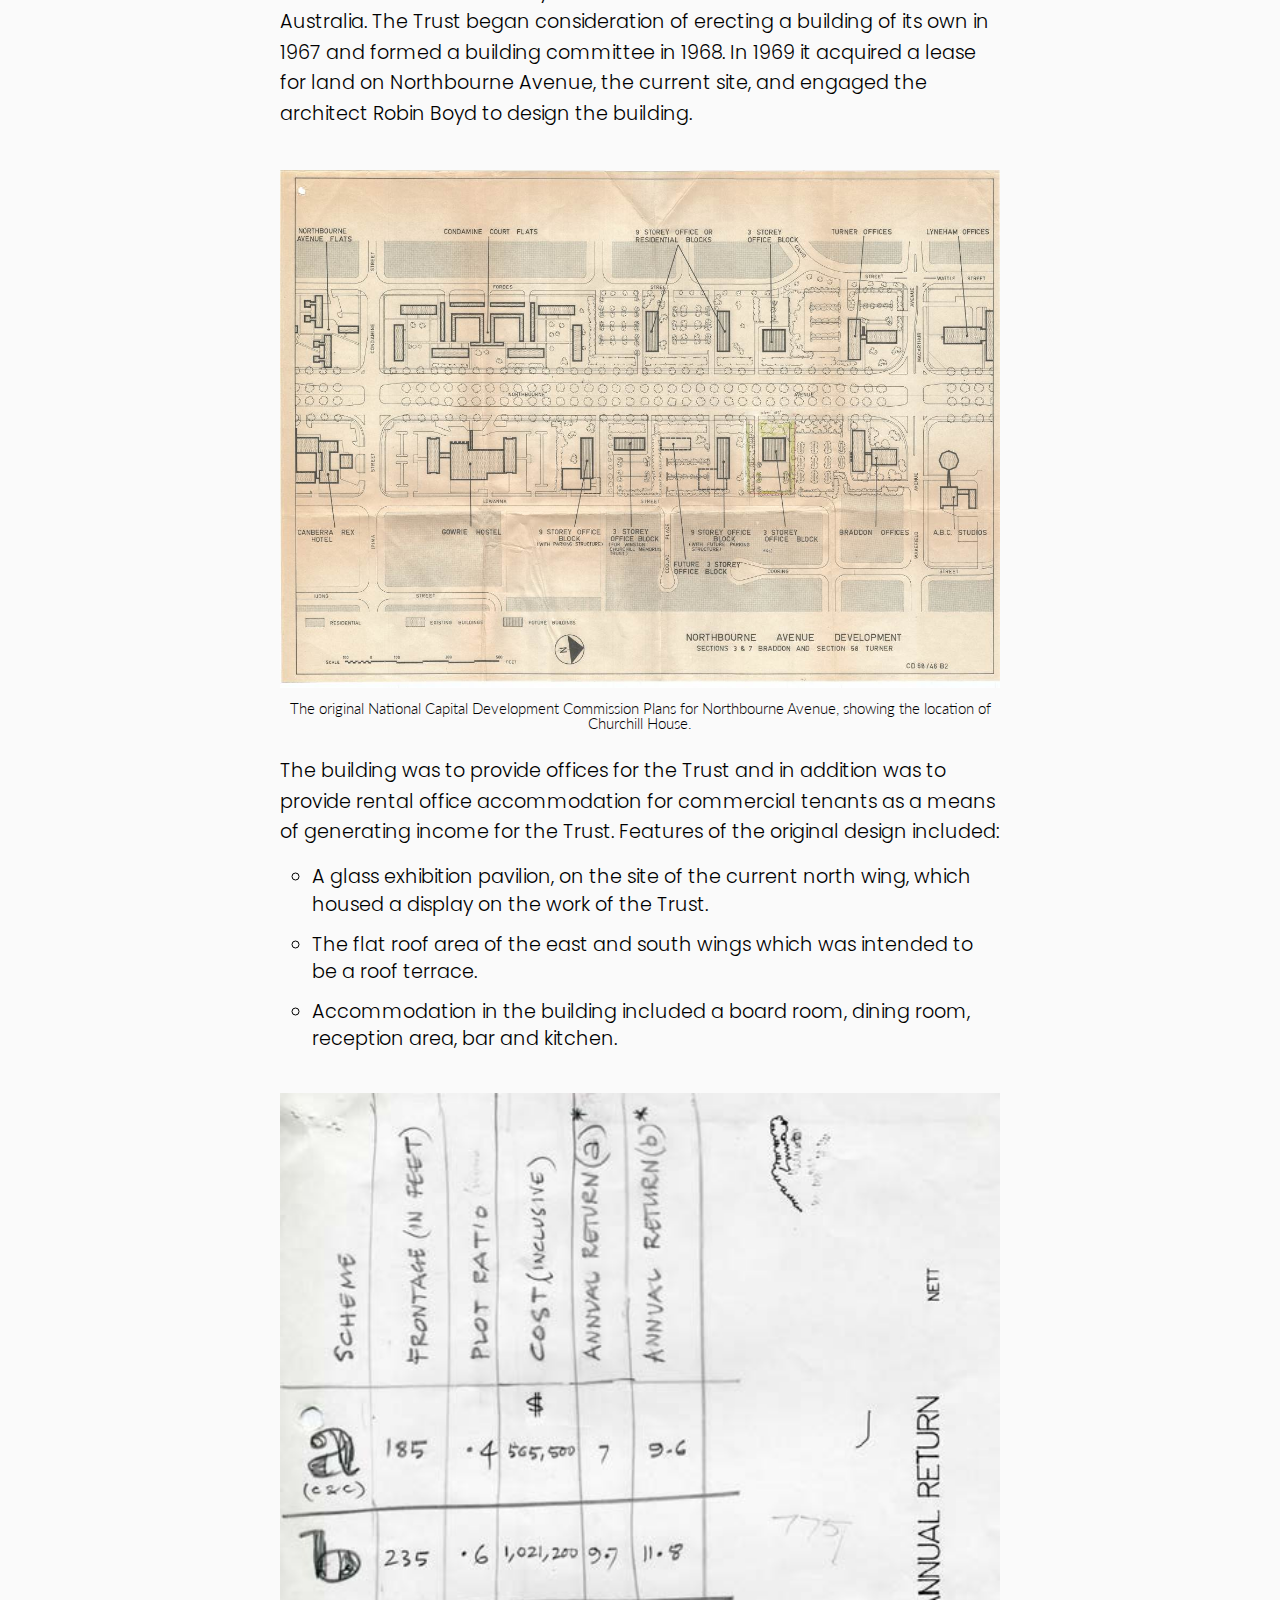
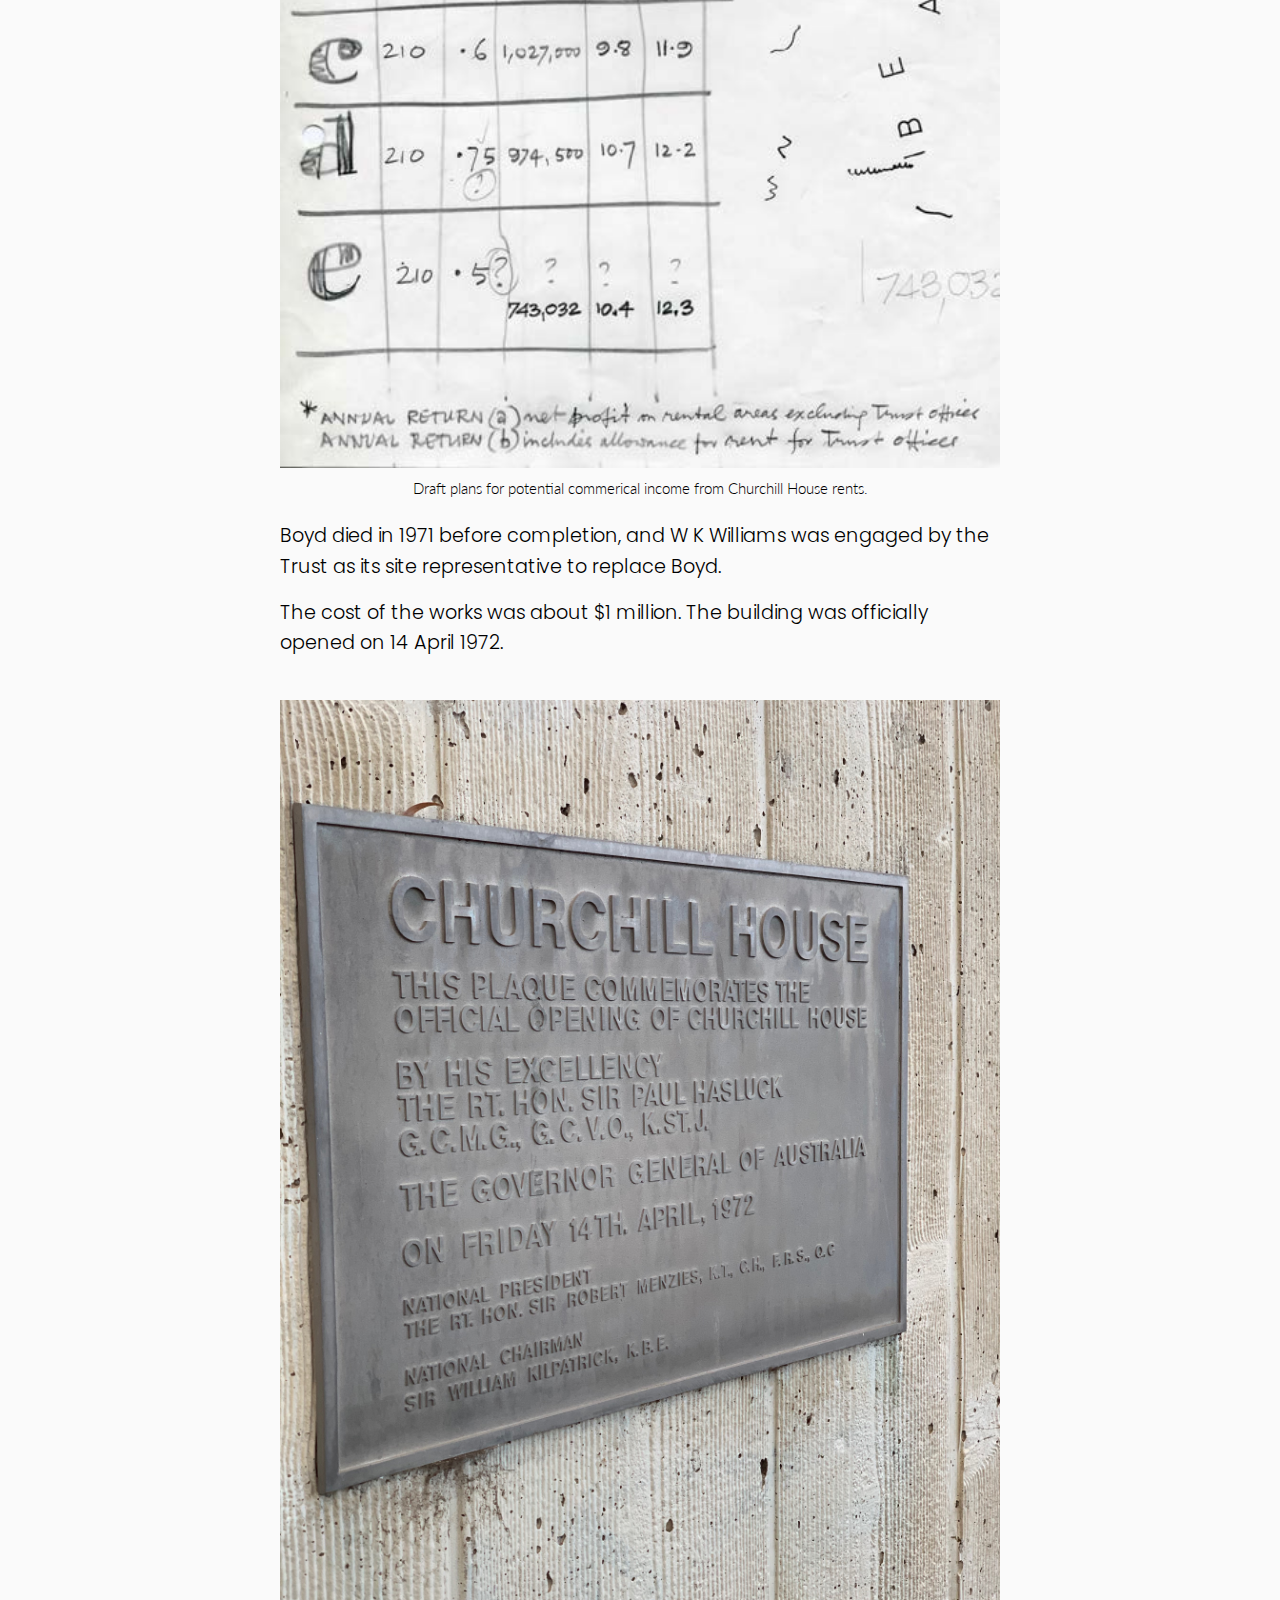
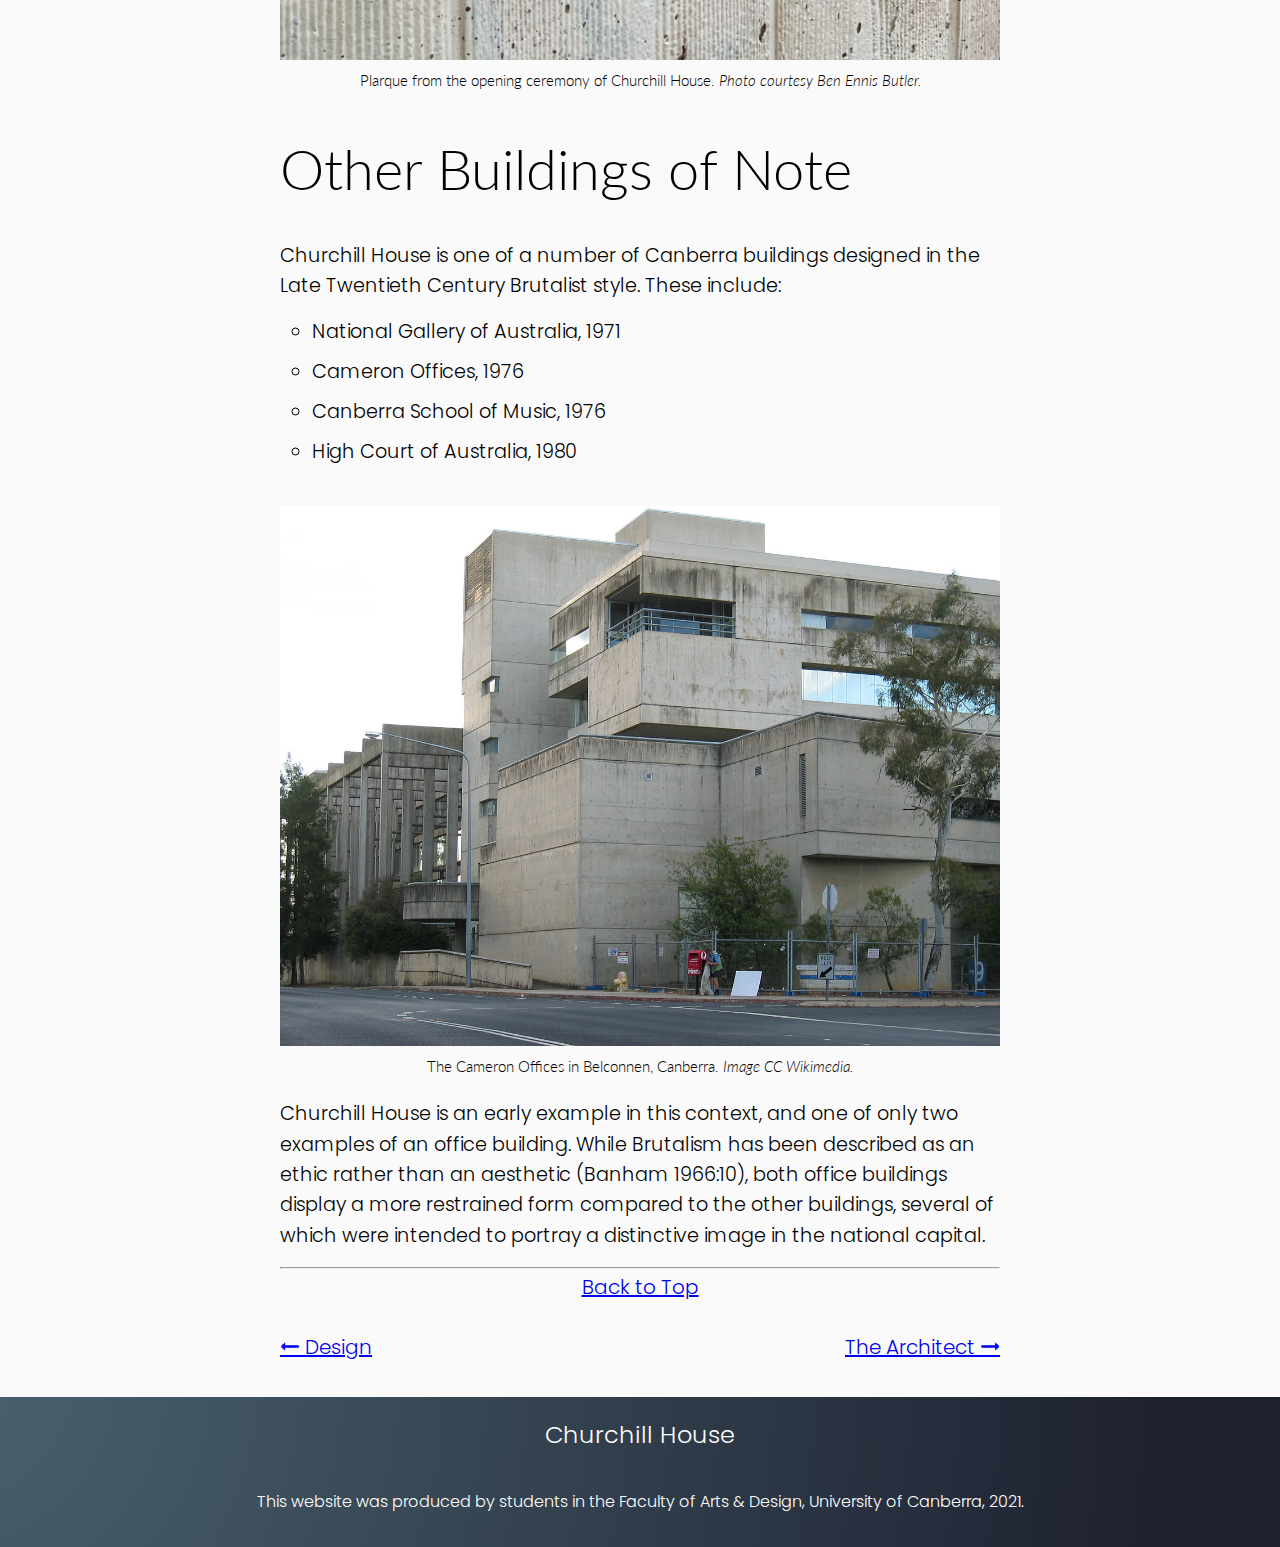
<file: site/history.html>
<!DOCTYPE html>
<html lang="en">
<head>
    <meta charset="UTF-8">
    <meta http-equiv="X-UA-Compatible" content="IE=edge">
    <meta name="viewport" content="width=device-width, initial-scale=1.0">
    <title>History | Churchill House</title>
    <link rel="stylesheet" href="assets/css/reset.css">
    <link rel="stylesheet" href="assets/css/style.css">
</head>
<body>
    <a id="top"></a>
    <header>
        <div class="logo">
            <a href="index.html">Churchill House</a>
        </div>
        <nav class="landing-nav">
            <ul>
                <li><a href="design.html">Design</a></li>
                <li><a href="history.html">History</a></li>
                <li><a href="architect.html">The Architect</a></li>
            </ul>
        </nav>
        <!-- Class is hidden unless viewport is small enough -->
        <div class="mobile-hamburger-wrapper">
            <input type="checkbox" class="toggler">
            <div class="hamburger"><div></div></div>
            <div class="menu">
              <div>
                <div>
                  <ul>
                    <li><a href="design.html">Design</a></li>
                    <li><a href="history.html">History</a></li>
                    <li><a href="architect.html">The Architect</a></li>
                  </ul>
                </div>
              </div>
            </div>
          </div>
    </header>
    <main>
        <div class="article-hero" id="history-hero">
            <h1>History</h1>
        </div>
        <article>
            <h3><em>Churchill House is a good example of the Late Twentieth Century Brutalist style</em></h3>
            <p>Churchill House, at 216 Northbourne Avenue in Braddon, was designed by Robin Boyd for the Winston Churchill Memorial Trust of Australia in 1969-70, and construction was completed in 1971. It was Boyd’s last major commission, and he died prior to its completion. It is one of a small number of larger designs produced by Boyd and was Canberra’s first brutalist building.</p>
            <figure class="image-container">
                <img src="assets/img/churchill-house-4.jpg" alt="Perspective drawing of Churchill House design.">
                <figcaption>A perspective view of Churchill house drawn by Robin Boyd.</figcaption>
            </figure>
            <h2>Brief</h2>
            <p>Churchill House was built by the Winston Churchill Memorial Trust of Australia. The Trust began consideration of erecting a building of its own in 1967 and formed a building committee in 1968. In 1969 it acquired a lease for land on Northbourne Avenue, the current site, and engaged the architect Robin Boyd to design the building.</p>
            <figure class="image-container">
                <img src="assets/img/churchill-house-1.jpg" alt="Original NCDC plans for Northbourne Avenue">
                <figcaption>The original National Capital Development Commission Plans for Northbourne Avenue, showing the location of Churchill House.</figcaption>
            </figure>
            <p>The building was to provide offices for the Trust and in addition was to provide rental office accommodation for commercial tenants as a means of generating income for the Trust. Features of the original design included: </p>
            <ul>
                <li>A glass exhibition pavilion, on the site of the current north wing, which housed a display on the work of the Trust.</li>
                <li>The flat roof area of the east and south wings which was intended to be a roof terrace.</li>
                <li>Accommodation in the building included a board room, dining room, reception area, bar and kitchen. </li>
            </ul>
            <figure class="image-container">
                <img src="assets/img/churchill-house-2.jpg" alt="Image showing Draft plans for potential commerical income from Churchill House rents">
                <figcaption>Draft plans for potential commerical income from Churchill House rents.</figcaption>
            </figure>
            <p>Boyd died in 1971 before completion, and W K Williams was engaged by the Trust as its site representative to replace Boyd.</p>
            <p>The cost of the works was about $1 million. The building was officially opened on 14 April 1972.</p>
            <figure class="image-container">
                <img src="assets/img/churchill-house-38.jpg" alt="Image showing a plarque from the opening ceremony of churchill house">
                <figcaption>Plarque from the opening ceremony of Churchill House. <span class="copyright-information">Photo courtesy Ben Ennis Butler.</span> </figcaption>
            </figure>
            <h2>Other Buildings of Note</h2>
            <p>Churchill House is one of a number of Canberra buildings designed in the Late Twentieth Century Brutalist style. These include: </p>
            <ul>
                <li>National Gallery of Australia, 1971</li>
                <li>Cameron Offices, 1976</li>
                <li>Canberra School of Music, 1976</li>
                <li>High Court of Australia, 1980</li>
            </ul>
            <figure class="image-container">
                <img src="assets/img/cameron-offices.jpeg" alt="Cameron Offices">
                <figcaption>The Cameron Offices in Belconnen, Canberra. <span class="copyright-information">Image CC Wikimedia.</span> </figcaption>
            </figure>
            <p>Churchill House is an early example in this context, and one of only two examples of an office building. While Brutalism has been described as an ethic rather than an aesthetic (Banham 1966:10), both office buildings display a more restrained form compared to the other buildings, several of which were intended to portray a distinctive image in the national capital.</p>
        </article>
        <div class="page-navigation-lower">
            <hr>
            <a href="#top">Back to Top</a>
            <div>
                <a href="design.html">🠔 Design</a>
                <a href="architect.html">The Architect 🠖</a>
            </div>
        </div>
    </main>
    <footer>
        <div class="logo">
            <a href="index.html">Churchill House</a>
        </div>
        <p>This website was produced by students in the Faculty of Arts & Design, University of Canberra, 2021.</p>
    </footer>
</body>
</html>
</file>
<file: assets/css/style.css>
@import 'reset.css';
@import url('https://fonts.googleapis.com/css2?family=Lato:ital,wght@0,300;1,300&display=swap&family=Poppins:ital,wght@0,300;0,400;0,600;1,400;1,600&display=swap');

body {
    font-size: 16px;
    background-color: #fafafa;
    font-family: 'Poppins', sans-serif;
    font-weight: 300;
}

header {
    display: flex;
    justify-content: space-between;
    align-items: center;
    min-height: 100px;
    width: 80%;
    margin: 0 auto;
}

header a, a:link, a:visited {
    text-decoration: none;
    font-size: 1.3rem;
    margin-right: 20px;
    position: relative;
    color: inherit;
}

.logo > a {
    font-size: 3rem;
}

nav {
    min-width: 20%;
}

header a {
    text-decoration: none;
    font-size: 1.3rem;
    margin-right: 20px;
    position: relative;
}

nav ul {
    display: flex;
    list-style: none;
    margin: 10px 0 0;
    justify-content: space-between;
}

/* Underline for nav underline from https://tobiasahlin.com/blog/css-trick-animating-link-underlines/ */
nav a::before{
    content: "";
    position: absolute;
    width: 100%;
    height: 2px;
    bottom: 0;
    left: 0;
    background-color: #000;
    visibility: hidden;
    transform: scaleX(0);
    transition: all 0.2s ease-in-out 0s;
}

nav a:hover::before {
    visibility: visible;
    transform: scaleX(1);
}

nav a:visited {
    color: inherit;
}

/* Hidden hamburger on large width */
.mobile-hamburger-wrapper {
    display: none;
}


main {
    width: 80%;
    margin: 0 auto;
}

article {
    /* possibly update this with a %% */
    max-width: 720px;
    margin: 0 auto;
}

h1 {
    font-size: 4rem;
    line-height: 2em;
}

h2 {
    font-size: 3.5rem;
    line-height: 2em;
}

h3 {
    font-size: 2.2rem;
}

:is(h1,h2,h3){
    font-family: 'Lato', sans-serif;
    margin-bottom: 1rem;
}

p {
    max-width: 70ch;
    font-size: 1.2rem;
    line-height: 1.9rem;
    margin-bottom: 1rem;
    font-weight: 300;
}

ul {
    list-style: circle outside;
    font-size: 1.2rem;
    line-height: 1.7rem;
    margin-left: 2rem;
    margin-bottom: 1rem;
}

li {
    margin-bottom: 0.8rem;
}

.image-container {
    width: 200px;
    height: auto;
    margin: 0 auto;
    padding: 10px 0;
}

.image-container > p {
    font-family: 'Lato', sans-serif;
    font-size: 0.95rem;
    font-weight: 300;
    text-align: center;
}

.image-container > p > .copyright-information {
    font-style: italic;
}

img {
    width: 100%;
    height: auto;
}

main .image-container {
    width: 80%;
}

.home-hero {
    background-image: linear-gradient(to left, rgb(0,0,0,0.5), rgb(0,0,0,0.5)),url("../img/churchill-house-26.jpg");
    background-position: center;
    background-size: cover;
    min-height: 100vh;
    justify-content: center;
    align-items: center;
    display: grid;
    grid-template-rows: 1fr 9fr;
    grid-template-columns: 100%;
}

.home-hero > h1 {
    font-size: 10vw;
    color: #FFF;
    text-align: center;
}

.home-hero > header {
    color: #FFF;
    justify-content: flex-end;
    /* margin: unset;
    min-width: 100%; */
}

.home-hero nav a::before {
    background-color: #FFF;
}

footer {
    min-height: 200px;
    display: flex;
    flex-direction: column;
    justify-content: space-evenly;
    align-items: center;
    background-image: radial-gradient( circle farthest-corner at -4% -12.9%,  rgba(74,98,110,1) 0.3%, rgba(30,33,48,1) 90.2% );
    /* margin-top: 2rem; */
    text-align: center;
}

footer p {
    color: #FFF;
    max-width: unset;
    font-size: 1rem;
}

footer > .logo > a {
    color: #FFF;
    font-size: 1.5rem;
}

.article-hero {
    height: 500px;
    min-width: 100%;
    background-repeat: no-repeat;
    background-color: black;
    display: flex;
    justify-content: flex-end;
    align-items: center;
    margin-bottom: 2rem;
    /* background-attachment: fixed; */
}

.article-hero h1 {
    font-size: 6vw;
    text-align: right;
    color: white;
    max-width: 15ch;
    padding-right: 5%;
}

#architect-hero {
    background-color: rgb(221, 221, 221);
    background-image: linear-gradient(to left, #000000 40%, rgb(255,255,255,0)),url("../img/extra2-robin boyd portrait-copyright-Mark-Strizic.jpg");
    /* background-position: -100% 0px; */
}

#history-hero {
    background-image: linear-gradient(to left, #000000 40%, rgb(255,255,255,0)),url("../img/churchill-house-12.jpg");
    /* background-position: -100% 0px; */
}

#design-hero {
    background-color: rgb(230, 230, 230);
    background-image: linear-gradient(to left, #000000 20%, rgb(255,255,255,0)),url("../img/churchill-house-4.jpg");
    /* background-position: -100% 0px; */
}

@media screen and (max-width: 1500px){
    main {
        width: 100%;
    }

    #architect-hero {
        background-color: rgb(221, 221, 221);
        background-image: linear-gradient(to top, #000000 10%, rgb(255,255,255,0)),url("../img/extra2-robin boyd portrait-copyright-Mark-Strizic.jpg");
        /* background-position: -80% 0px; */
    }
    #history-hero {
        background-image: linear-gradient(to top, #000000 5%, rgb(255,255,255,0)),url("../img/churchill-house-12.jpg");
        /* background-position: -100% 0px; */
    }
    
}


@media screen and (max-width:1000px){

    
    header {
        justify-content: space-between;
    }
    
    nav > ul > li > a, a:link, a:visited {
        font-size: 1rem;
    }
    
    .logo > a {
        font-size: 2rem;
        max-width: 100px;
    }

    /* Don't get the nav on the front page. Working in reverse of what I'm expecting for some reason */
    nav:is(.landing-nav) {
        display: none;
    }

    /* CSS Only Hamburger menu adapted from Brad at Traversey Media https://www.youtube.com/watch?v=DZg6UfS5zYg */

    .mobile-hamburger-wrapper {
        display: unset;
        padding-right: 3rem;
        padding-bottom: 4.5rem;
    }

    .mobile-hamburger-wrapper .toggler {
        position: absolute;
        z-index: 2;
        cursor: pointer;
        width: 50px;
        height: 50px;
        opacity: 0;
    }

    .mobile-hamburger-wrapper .hamburger {
        position: absolute;
        z-index: 1;
        width: 30px;
        height: 30px;
        padding: 1rem;
        display: flex;
        align-items: center;
        justify-content: center;
    }

    /* Hamburger Line */
    .mobile-hamburger-wrapper .hamburger > div {
        position: relative;
        width: 100%;
        height: 2px;
        background-color: #000;
        display: flex;
        align-items: center;
        justify-content: center;
        transition: all 0.3s ease;
    }

    .mobile-hamburger-wrapper .hamburger > div::before, .mobile-hamburger-wrapper .hamburger > div::after {
        content: '';
        position: absolute;
        z-index: 1;
        top: -10px;
        width: 100%;
        height: 2px;
        background: inherit;
    }

    .mobile-hamburger-wrapper .hamburger > div:after {
        top: 10px;
    }

    /* Animate the hamburger line */
    .mobile-hamburger-wrapper .toggler:checked + .hamburger > div {
        transform: rotate(135deg);
    }

    /* Turns the hamburger line into an X by moving the before/after lines */
    .mobile-hamburger-wrapper .toggler:checked + .hamburger > div:before, .mobile-hamburger-wrapper .toggler:checked + .hamburger > div:after {
        top: 0;
        transform: rotate(90deg)
    }

    /* All of the settings for when the button is pressed */
    .mobile-hamburger-wrapper .toggler:checked ~ .menu {
        visibility: visible;
    }

    .mobile-hamburger-wrapper .toggler:checked ~ .menu  > div > div {
        opacity: 1;
        transition: opacity 0.4s;
    }

    /* Move the X with the page */

    .mobile-hamburger-wrapper .toggler:checked {
        position: fixed;
    }

    .mobile-hamburger-wrapper .toggler:checked ~ .hamburger {
        position: fixed;
    }

    /* Display settings for the menu */
    .mobile-hamburger-wrapper .menu {
        position: fixed;
        top: 0;
        left: 0;
        width: 100%;
        height: 100%;
        visibility: hidden;
        overflow: hidden;
        display: flex;
        align-items: center;
        justify-content: center;
    }

    .mobile-hamburger-wrapper .menu > div {
        background-color: rgba(255, 255, 255, 0.97);
        width: 100vw;
        height: 100vh;
        display: flex;
        align-items: center;
        justify-content: flex-end;
          /* This is the transition where it is to scale from 0 to 1 */
        transition: all 0.4s ease;
    }

    .mobile-hamburger-wrapper .menu > div > div {
        text-align: right;
        max-width: 90vh;
        max-height: 100vh;
        opacity: 0;
        transition: opacity 0.2s ease;
    }

    .mobile-hamburger-wrapper .menu > div > div > ul > li {
        list-style: none;
        font-size: 1.5rem;
        padding: 3rem;
    }

    .mobile-hamburger-wrapper .menu > div > div > ul > li > a {
        font-size: 2.0rem;
        transition: all 0.4s ease;
    }


    main {
        width: 100%;
    }

    .article-hero {
        height: 50vh;
        min-width: 100%;
        background-repeat: no-repeat;
        background-size: contain;
        background-color: black;
        display: flex;
        justify-content: flex-end;
        align-items: flex-end;
        margin-bottom: 2rem;
        /* background-attachment: fixed; */
    }

    .article-hero > h1 {
        font-size: 3rem;
    }

    #architect-hero {
        background-image: linear-gradient(to top, #000000 10%, rgb(255,255,255,0)),url("../img/extra2-robin boyd portrait-copyright-Mark-Strizic.jpg");
        background-position: unset;
    }

    #history-hero {
        background-image: linear-gradient(to top, #000000 10%, rgb(255,255,255,0)),url("../img/churchill-house-12.jpg");
        /* background-position: -100% 0px; */
    }
    
    #design-hero {
        background-color: rgb(230, 230, 230);
        background-image: linear-gradient(to top, #000000 10%, rgb(255,255,255,0)),url("../img/churchill-house-4.jpg");
        /* background-position: 0px -100%; */
    }
}

@media screen and (max-width:750px){

    main p {
        margin: 0 1em;
    }

    main h1, h2, h3, h4 {
        text-align: center;
        line-height: 1.25em;
        margin: 15px 0;
    }

    .home-hero > header {
        justify-content: center;
    }

    .home-hero > h1 {
        font-size: 4rem;
    }

    #architect-hero {
        background-image: linear-gradient(to top, #000000 10%, rgb(255,255,255,0)),url("../img/extra2-robin boyd portrait-copyright-Mark-Strizic.jpg");
    }
}

@media screen and (max-width:500px) {
    


    .article-hero {
        height: 40vh;
    }
}
</file>
<file: site/assets/css/style.css>
@import 'reset.css';
/* Import of the Google Fonts Lato and Poppins for use in the page. */
@import url('https://fonts.googleapis.com/css2?family=Lato:ital,wght@0,300;1,300&display=swap&family=Poppins:ital,wght@0,300;0,400;0,600;1,400;1,600&display=swap');

/* Contents */
/* 1 - Global CSS */
/* 2 - Page Specific CSS */
/* 3 - Responsive CSS */

/* Global CSS */

html {
    scroll-behavior: smooth;
}

body {
    font-size: 16px;
    background-color: #fafafa;
    font-family: 'Poppins', sans-serif;
    font-weight: 300;
}

header {
    display: flex;
    justify-content: space-between;
    align-items: center;
    min-height: 100px;
    width: 80%;
    margin: 0 auto;
}

header :is(a, a:link, a:visited) {
    text-decoration: none;
    font-size: 1.3rem;
    margin-right: 20px;
    position: relative;
    color: inherit;
}

.logo > :is(a, a:link, a:visited) {
    font-size: 3rem;
}

nav {
    min-width: 20%;
}

nav ul {
    display: flex;
    list-style: none;
    margin: 10px 0 0;
    justify-content: space-between;
}

/* Underline for nav underline from https://tobiasahlin.com/blog/css-trick-animating-link-underlines/ */
nav a::before{
    content: "";
    position: absolute;
    width: 100%;
    height: 2px;
    bottom: 0;
    left: 0;
    background-color: #000;
    visibility: hidden;
    transform: scaleX(0);
    transition: all 0.2s ease-in-out 0s;
}

nav a:hover::before {
    visibility: visible;
    transform: scaleX(1);
}

nav a:visited {
    color: inherit;
}

/* Hidden hamburger on large width */
.mobile-hamburger-wrapper {
    display: none;
}


main {
    width: 80%;
    margin: 0 auto;
}

article {
    /* possibly update this with a %% */
    max-width: 720px;
    margin: 0 auto;
}

h1 {
    font-size: 4rem;
    line-height: 2em;
}

h2 {
    font-size: 3.5rem;
    line-height: 2em;
}

h3 {
    font-size: 2.2rem;
}

:is(h1,h2,h3){
    font-family: 'Lato', sans-serif;
    margin-bottom: 1rem;
}

p {
    max-width: 70ch;
    font-size: 1.2rem;
    line-height: 1.9rem;
    margin-bottom: 1rem;
    font-weight: 300;
}

ul {
    list-style: circle outside;
    font-size: 1.2rem;
    line-height: 1.7rem;
    margin-left: 2rem;
    margin-bottom: 1rem;
}

li {
    margin-bottom: 0.8rem;
}

.image-container {
    width: 200px;
    margin: 0 auto;
    padding: 25px 0;
}

figure > figcaption {
    padding-top: 10px;
    font-family: 'Lato', sans-serif;
    font-size: 0.95rem;
    font-weight: 300;
    text-align: center;
    margin: 0 auto;
}

figure > figcaption > .copyright-information {
    font-style: italic;
}

img {
    width: 100%;
}

main .image-container {
    width: 100%;
}

.page-navigation-lower {
    max-width: 720px;
    margin: 0 auto;
    text-align: center;
}

.page-navigation-lower > div:first-of-type {
    margin: 40px 0;
    display: flex;
    align-items: center;
    justify-content: space-between;
}

.page-navigation-lower :is(a, a:link, a:visited) {
    font-size: 1.25rem;
}

/* Dev Note - This could have been flex, but just wanted to show I understand how to use grid as well. */
footer {
    min-height: 150px;
    display: grid;
    grid-template: 1fr 1fr / 100%;
    justify-items: center;
    align-items: center;
    background-image: radial-gradient( circle farthest-corner at -4% -12.9%,  rgba(74,98,110,1) 0.3%, rgba(30,33,48,1) 90.2% );
}

footer p {
    color: #FFF;
    max-width: unset;
    font-size: 1rem;
}

footer > .logo > :is(a, a:link, a:visited) {
    text-decoration: none;
    color: #FFF;
    font-size: 1.5rem;
}

.article-hero {
    height: 500px;
    min-width: 100%;
    background-repeat: no-repeat;
    background-color: black;
    display: flex;
    justify-content: flex-end;
    align-items: center;
    margin-bottom: 2rem;
}

.article-hero h1 {
    font-size: 6vw;
    text-align: right;
    color: white;
    max-width: 15ch;
    padding-right: 5%;
}


/* 2 - Page Specific CSS  */

.home-hero {
    background-image: linear-gradient(to left, rgb(0,0,0,0.5), rgb(0,0,0,0.5)),url("../img/churchill-house-26.jpg");
    background-position: center;
    background-size: cover;
    min-height: 100vh;
    justify-content: center;
    align-items: center;
    display: grid;
    grid-template-rows: 1fr 9fr;
    grid-template-columns: 100%;
}

.home-hero > h1 {
    font-size: 10vw;
    color: #FFF;
    text-align: center;
}

.home-hero > header {
    color: #FFF;
    justify-content: flex-end;
}

.home-hero nav a::before {
    background-color: #FFF;
}

#architect-hero {
    background-color: rgb(221, 221, 221);
    background-image: linear-gradient(to left, #000000 40%, rgb(255,255,255,0)),url("../img/extra2-robin_boyd_portrait-copyright-Mark-Strizic.jpg");
}

#history-hero {
    background-image: linear-gradient(to left, #000000 40%, rgb(255,255,255,0)),url("../img/churchill-house-12.jpg");
    /* background-position: -100% 0px; */
}

#design-hero {
    background-color: rgb(230, 230, 230);
    background-image: linear-gradient(to left, #000000 20%, rgb(255,255,255,0)),url("../img/churchill-house-4.jpg");
    /* background-position: -100% 0px; */
}

/* Media Queries */

@media screen and (max-width: 1500px){
    main {
        width: 100%;
    }

    #architect-hero {
        background-color: rgb(221, 221, 221);
        background-image: linear-gradient(to top, #000000 10%, rgb(255,255,255,0)),url("../img/extra2-robin_boyd_portrait-copyright-Mark-Strizic.jpg");
        /* background-position: -80% 0px; */
    }
    #history-hero {
        background-image: linear-gradient(to top, #000000 5%, rgb(255,255,255,0)),url("../img/churchill-house-12.jpg");
        /* background-position: -100% 0px; */
    }
    
}


@media screen and (max-width:1000px){
    header {
        justify-content: space-between;
    }
    
    
    .logo > :is(a, a:link, a:visited) {
        font-size: 2rem;
        max-width: 100px;
    }

    /* Don't get the nav on the front page. Working in reverse of what I'm expecting for some reason */
    nav:is(.landing-nav) {
        display: none;
    }

    /* CSS Only Hamburger menu adapted from Brad at Traversey Media https://www.youtube.com/watch?v=DZg6UfS5zYg */

    .mobile-hamburger-wrapper {
        display: unset;
        padding-right: 3rem;
        padding-bottom: 4.5rem;
    }

    .mobile-hamburger-wrapper .toggler {
        position: absolute;
        z-index: 2;
        cursor: pointer;
        width: 50px;
        height: 50px;
        opacity: 0;
    }

    .mobile-hamburger-wrapper .hamburger {
        position: absolute;
        z-index: 1;
        width: 30px;
        height: 30px;
        padding: 1rem;
        display: flex;
        align-items: center;
        justify-content: center;
    }

    /* Hamburger Line */
    .mobile-hamburger-wrapper .hamburger > div {
        position: relative;
        width: 100%;
        height: 2px;
        background-color: #000;
        display: flex;
        align-items: center;
        justify-content: center;
        transition: all 0.3s ease;
    }

    .mobile-hamburger-wrapper .hamburger > div::before, .mobile-hamburger-wrapper .hamburger > div::after {
        content: '';
        position: absolute;
        z-index: 1;
        top: -10px;
        width: 100%;
        height: 2px;
        background: inherit;
    }

    .mobile-hamburger-wrapper .hamburger > div:after {
        top: 10px;
    }

    /* Animate the hamburger line */
    .mobile-hamburger-wrapper .toggler:checked + .hamburger > div {
        transform: rotate(135deg);
    }

    /* Turns the hamburger line into an X by moving the before/after lines */
    .mobile-hamburger-wrapper .toggler:checked + .hamburger > div:before, .mobile-hamburger-wrapper .toggler:checked + .hamburger > div:after {
        top: 0;
        transform: rotate(90deg)
    }

    /* All of the settings for when the button is pressed */
    .mobile-hamburger-wrapper .toggler:checked ~ .menu {
        visibility: visible;
    }

    .mobile-hamburger-wrapper .toggler:checked ~ .menu  > div > div {
        opacity: 1;
        transition: opacity 0.4s;
    }

    /* Move the X with the page */

    .mobile-hamburger-wrapper .toggler:checked {
        position: fixed;
    }

    .mobile-hamburger-wrapper .toggler:checked ~ .hamburger {
        position: fixed;
    }

    /* Display settings for the menu */
    .mobile-hamburger-wrapper .menu {
        position: fixed;
        top: 0;
        left: 0;
        width: 100%;
        height: 100%;
        visibility: hidden;
        overflow: hidden;
        display: flex;
        align-items: center;
        justify-content: center;
    }

    .mobile-hamburger-wrapper .menu > div {
        background-color: rgba(255, 255, 255, 0.97);
        width: 100vw;
        height: 100vh;
        display: flex;
        align-items: center;
        justify-content: flex-end;
          /* This is the transition where it is to scale from 0 to 1 */
        transition: all 0.4s ease;
    }

    .mobile-hamburger-wrapper .menu > div > div {
        text-align: right;
        max-width: 90vh;
        max-height: 100vh;
        opacity: 0;
        transition: opacity 0.2s ease;
    }

    .mobile-hamburger-wrapper .menu > div > div > ul > li {
        list-style: none;
        font-size: 1.5rem;
        padding: 3rem;
    }

    .mobile-hamburger-wrapper .menu > div > div > ul > li > a {
        font-size: 2.0rem;
        transition: all 0.4s ease;
    }

    /* Set the main to 100% on smaller screen sizes. */

    main {
        width: 100%;
    }

    .article-hero {
        height: 50vh;
        min-width: 100%;
        background-repeat: no-repeat;
        background-size: contain;
        background-color: black;
        display: flex;
        justify-content: flex-end;
        align-items: flex-end;
        margin-bottom: 2rem;
    }

    .article-hero > h1 {
        font-size: 3rem;
    }

    #architect-hero {
        background-image: linear-gradient(to top, #000000 10%, rgb(255,255,255,0)),url("../img/extra2-robin_boyd_portrait-copyright-Mark-Strizic.jpg");
        background-position: unset;
    }

    #history-hero {
        background-image: linear-gradient(to top, #000000 10%, rgb(255,255,255,0)),url("../img/churchill-house-12.jpg");
        /* background-position: -100% 0px; */
    }
    
    #design-hero {
        background-color: rgb(230, 230, 230);
        background-image: linear-gradient(to top, #000000 10%, rgb(255,255,255,0)),url("../img/churchill-house-4.jpg");
        /* background-position: 0px -100%; */
    }
}

@media screen and (max-width:750px){

    main p {
        margin: 0 1em;
    }

    main :is(h1, h2, h3, h4) {
        text-align: center;
        line-height: 1.25em;
        margin: 15px 0;
    }

    main .image-container {
        width: 90%;
    }

    .home-hero > header {
        justify-content: center;
    }

    .home-hero > h1 {
        font-size: 4rem;
    }

    #architect-hero {
        background-image: linear-gradient(to top, #000000 10%, rgb(255,255,255,0)),url("../img/extra2-robin_boyd_portrait-copyright-Mark-Strizic.jpg");
    }
}

@media screen and (max-width:500px) {
    .article-hero {
        height: 40vh;
    }
}
</file>
